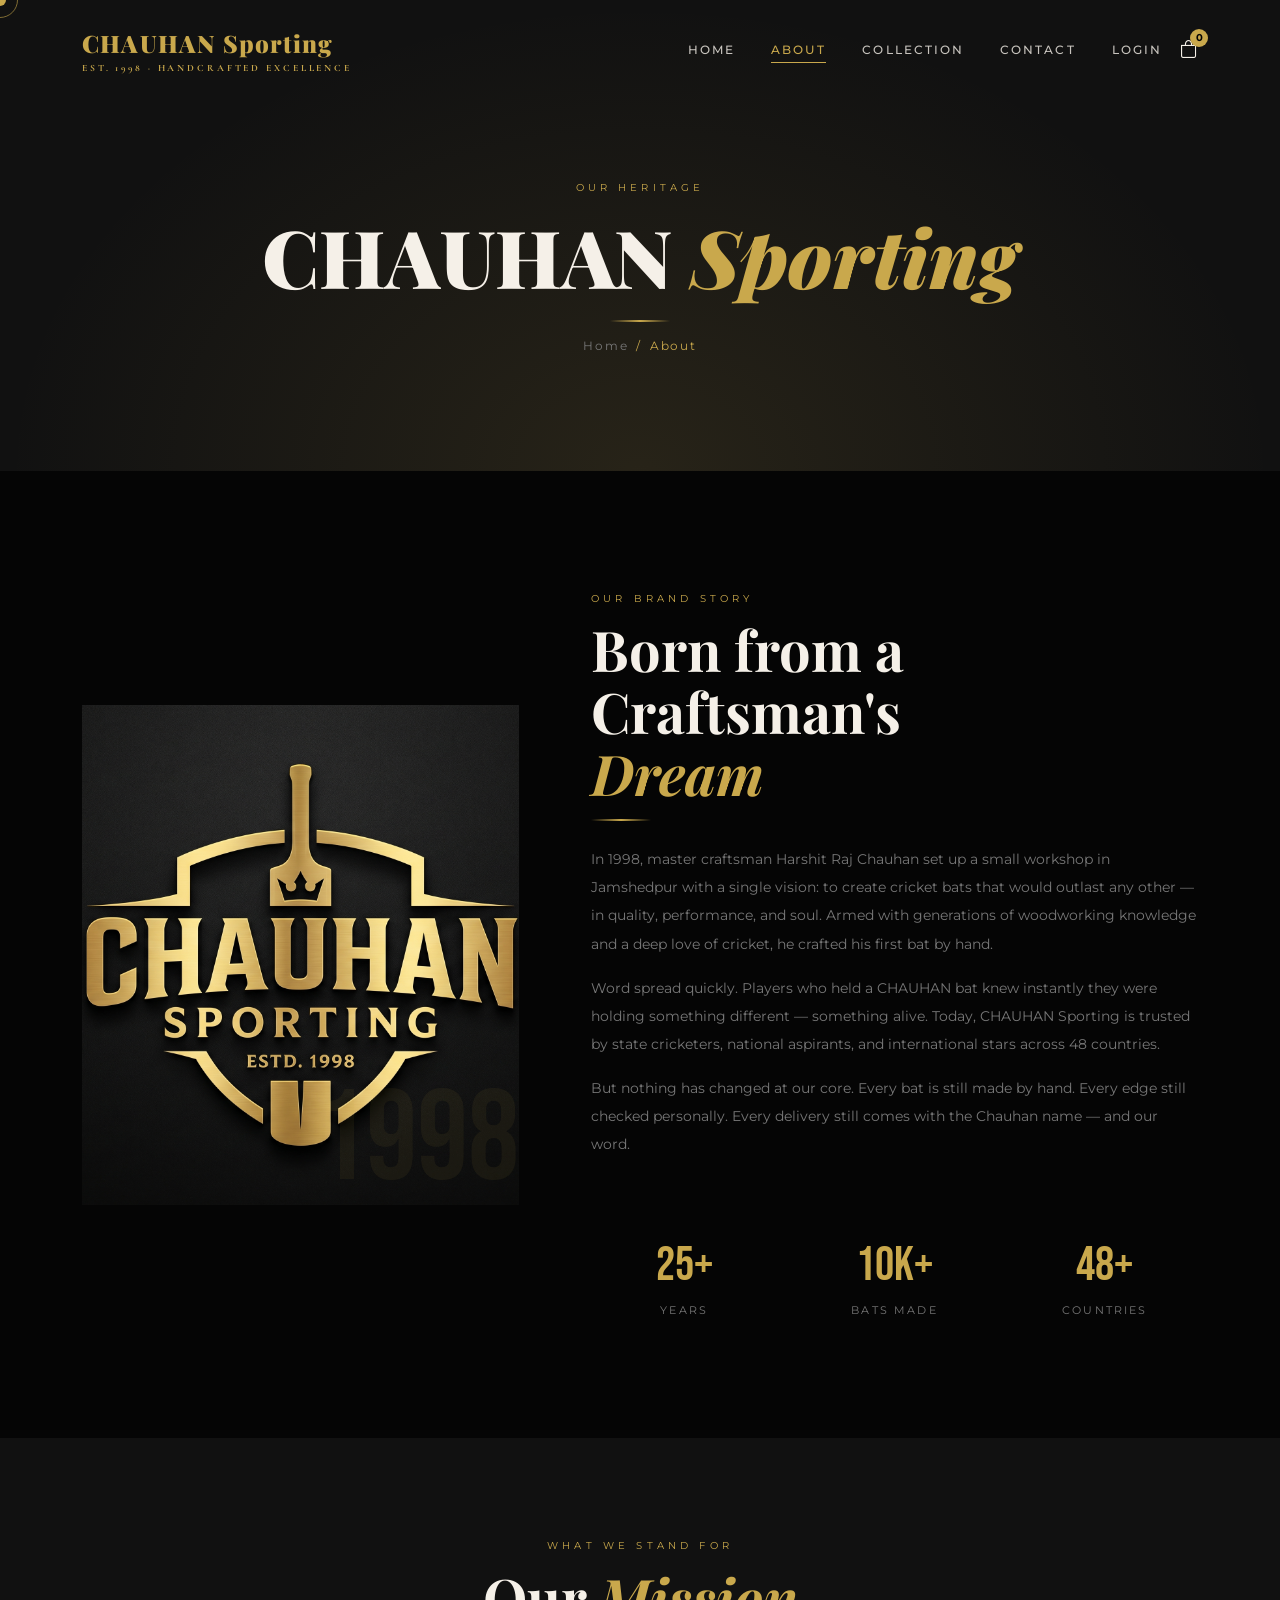
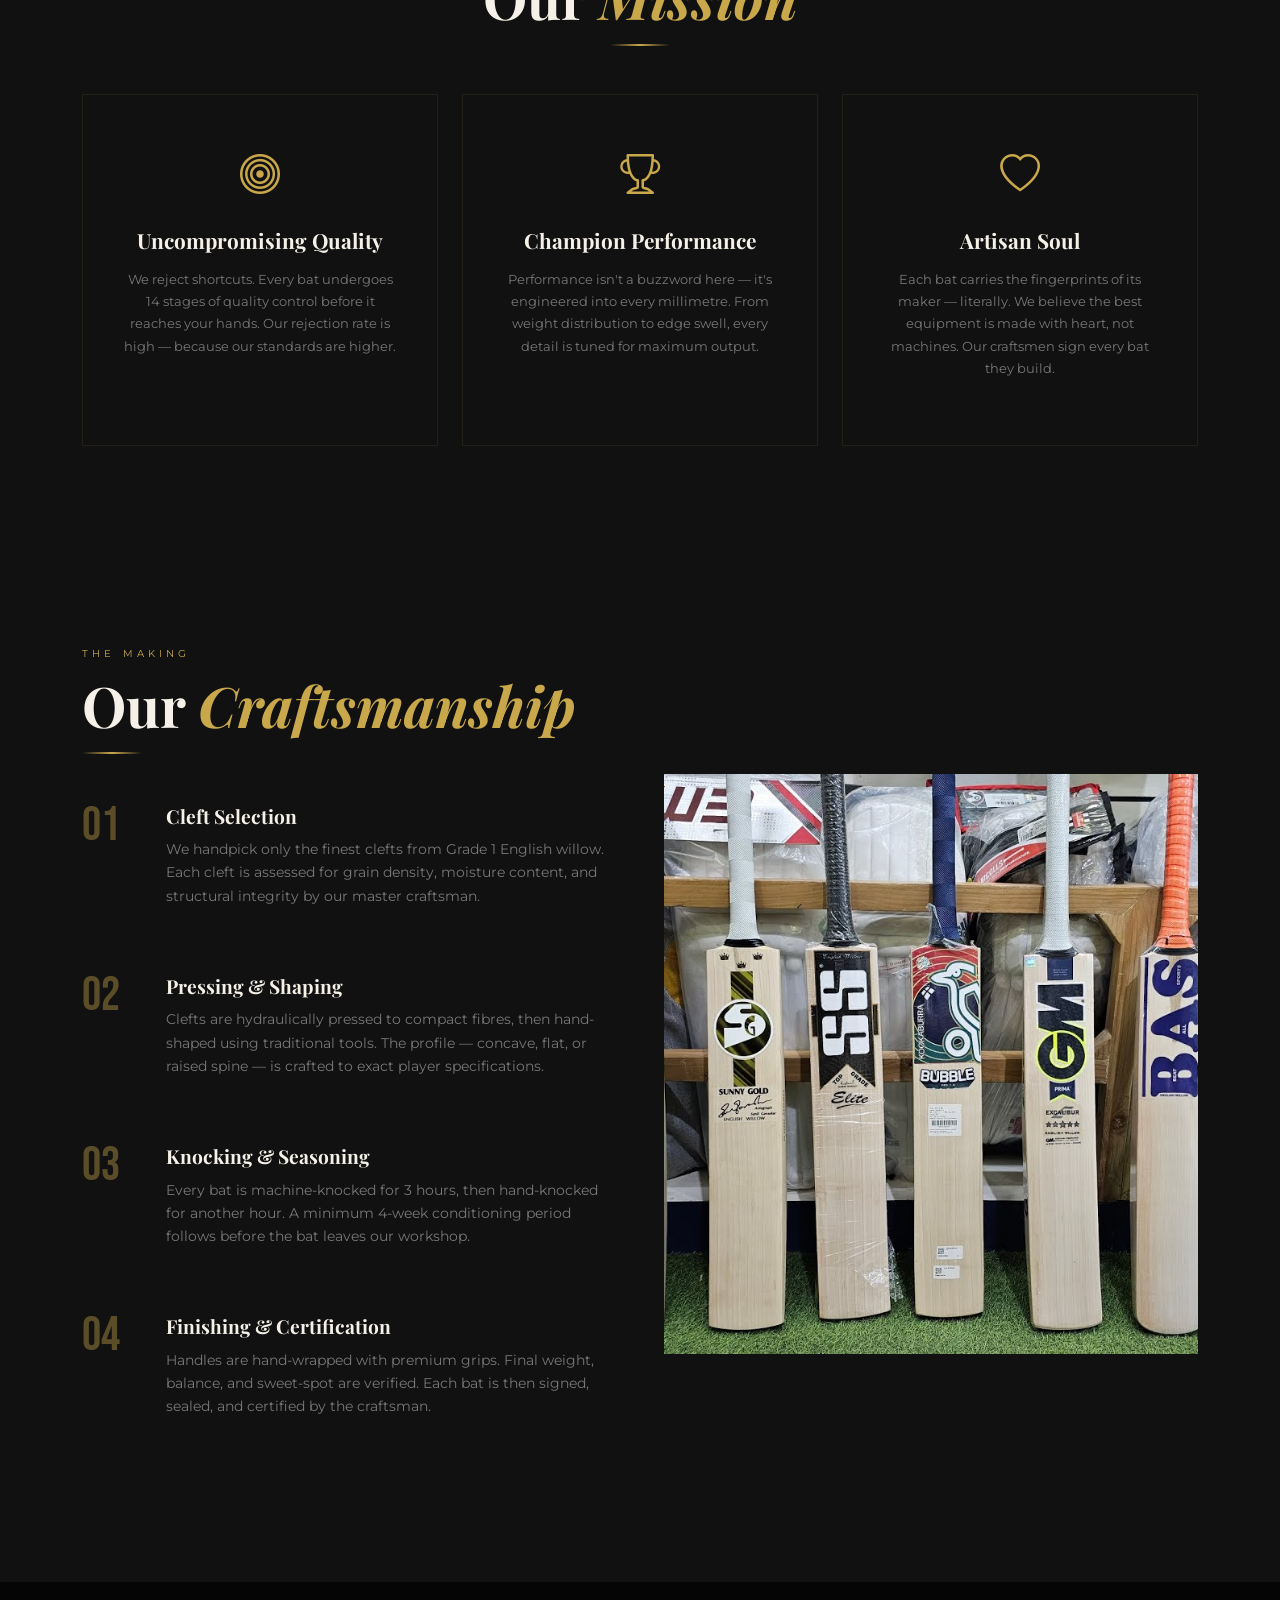
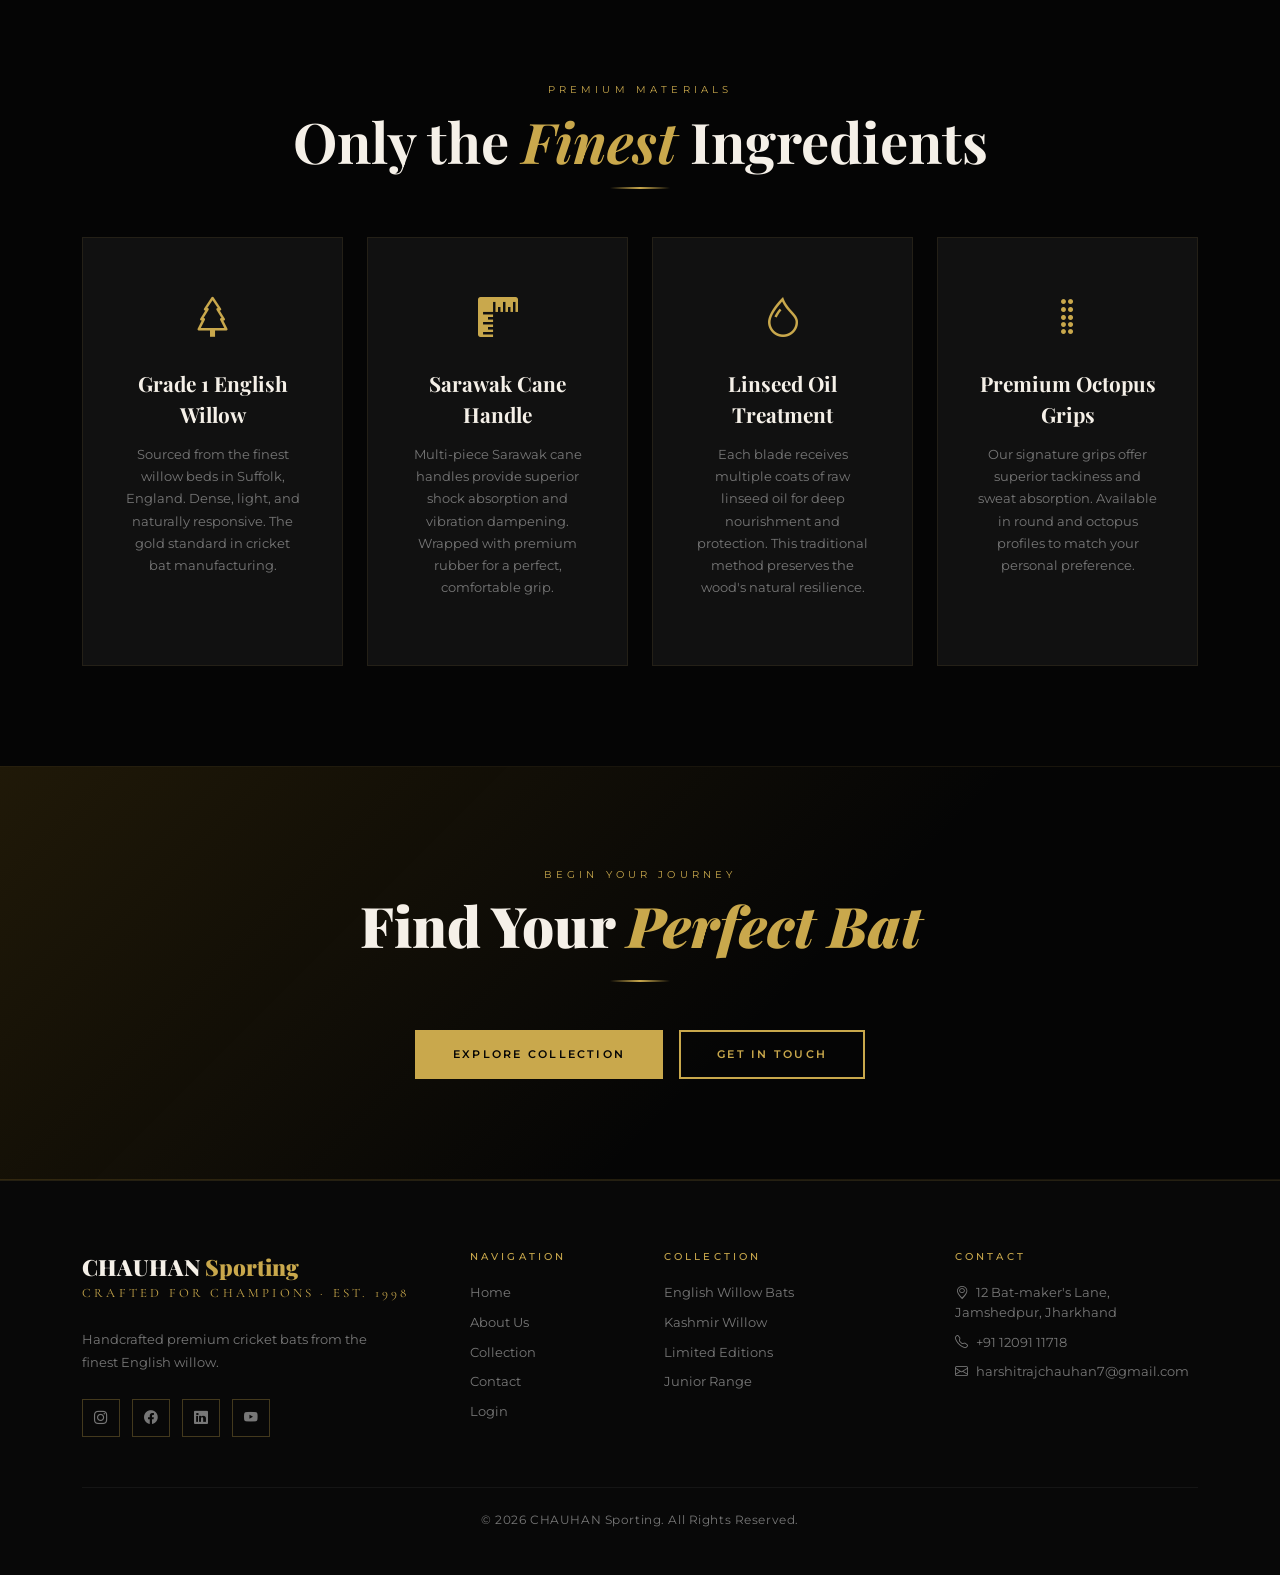
<file: about.html>
<!DOCTYPE html>
<html lang="en">
<head>
  <meta charset="UTF-8" />
  <meta name="viewport" content="width=device-width, initial-scale=1.0" />
  <title>About — CHAUHAN Sporting</title>
  <link rel="stylesheet" href="https://cdn.jsdelivr.net/npm/bootstrap@5.3.3/dist/css/bootstrap.min.css" />
  <link rel="stylesheet" href="https://cdn.jsdelivr.net/npm/bootstrap-icons@1.11.3/font/bootstrap-icons.min.css" />
  <link rel="stylesheet" href="style.css" />
</head>
<body>

<div id="loader"><div class="loader-brand">CHAUHAN<span style="color:var(--off-white);font-weight:300"> Sporting</span></div><div class="loader-bar"><div class="loader-fill"></div></div></div>
<div class="cursor"></div><div class="cursor-follower"></div>
<div class="scroll-progress"></div>

<!-- NAVBAR -->
<nav class="navbar navbar-expand-lg fixed-top">
  <div class="container">
    <a class="navbar-brand" href="index.html"><span>CHAUHAN Sporting</span><span class="brand-tagline">Est. 1998 · Handcrafted Excellence</span></a>
    <div class="d-flex align-items-center gap-3 order-lg-last">
      <span class="cart-icon"><i class="bi bi-bag"></i><span class="cart-count">0</span></span>
      <button class="navbar-toggler" type="button" data-bs-toggle="collapse" data-bs-target="#navMenu"><span class="navbar-toggler-icon"></span></button>
    </div>
    <div class="collapse navbar-collapse" id="navMenu">
      <ul class="navbar-nav ms-auto">
        <li class="nav-item"><a class="nav-link" href="index.html">Home</a></li>
        <li class="nav-item"><a class="nav-link active" href="about.html">About</a></li>
        <li class="nav-item"><a class="nav-link" href="collection.html">Collection</a></li>
        <li class="nav-item"><a class="nav-link" href="contact.html">Contact</a></li>
        <li class="nav-item"><a class="nav-link" href="login.html">Login</a></li>
      </ul>
    </div>
  </div>
</nav>

<!-- PAGE HEADER -->
<div class="page-header">
  <div class="container position-relative">
    <p class="section-label">Our Heritage</p>
    <h1>CHAUHAN <em>Sporting</em></h1>
    <div class="gold-divider"></div>
    <nav aria-label="breadcrumb" class="mt-3">
      <ol class="breadcrumb"><li class="breadcrumb-item"><a href="index.html">Home</a></li><li class="breadcrumb-item active">About</li></ol>
    </nav>
  </div>
</div>

<!-- BRAND STORY -->
<section class="about-intro">
  <div class="container">
    <div class="row align-items-center g-5">
      <div class="col-lg-5">
        <div class="about-img fade-in" style="position:relative;">
          <img src="g1.png"
               onerror="this.src='https://placehold.co/700x580/111111/c9a84c?text=Our+Story'"
               alt="Our Story" style="width:100%;height:500px;object-fit:cover;" />
          <div style="position:absolute;bottom:-20px;right:-20px;width:75%;height:75%;border:2px solid var(--gold);opacity:0.3;pointer-events:none;z-index:-1;"></div>
          <div class="about-year">1998</div>
        </div>
      </div>
      <div class="col-lg-7">
        <div class="fade-up ps-lg-4">
          <p class="section-label">Our Brand Story</p>
          <h2 class="section-title">Born from a Craftsman's<br><em>Dream</em></h2>
          <div class="gold-divider left"></div>
          <p class="mt-4" style="color:var(--muted);line-height:1.95;font-size:0.9rem;">
            In 1998, master craftsman Harshit Raj Chauhan set up a small workshop in Jamshedpur with a single vision: 
            to create cricket bats that would outlast any other — in quality, performance, and soul. 
            Armed with generations of woodworking knowledge and a deep love of cricket, he crafted his first bat by hand.
          </p>
          <p class="mt-3" style="color:var(--muted);line-height:1.95;font-size:0.9rem;">
            Word spread quickly. Players who held a CHAUHAN bat knew instantly they were holding something different — 
            something alive. Today, CHAUHAN Sporting is trusted by state cricketers, national aspirants, 
            and international stars across 48 countries.
          </p>
          <p class="mt-3" style="color:var(--muted);line-height:1.95;font-size:0.9rem;">
            But nothing has changed at our core. Every bat is still made by hand. Every edge still checked personally. 
            Every delivery still comes with the Chauhan name — and our word.
          </p>
          <div class="row mt-5 g-4">
            <div class="col-4 text-center">
              <div style="font-family:var(--ff-impact);font-size:3rem;color:var(--gold);">25+</div>
              <div style="font-size:0.68rem;letter-spacing:0.2em;text-transform:uppercase;color:var(--muted);">Years</div>
            </div>
            <div class="col-4 text-center">
              <div style="font-family:var(--ff-impact);font-size:3rem;color:var(--gold);">10K+</div>
              <div style="font-size:0.68rem;letter-spacing:0.2em;text-transform:uppercase;color:var(--muted);">Bats Made</div>
            </div>
            <div class="col-4 text-center">
              <div style="font-family:var(--ff-impact);font-size:3rem;color:var(--gold);">48+</div>
              <div style="font-size:0.68rem;letter-spacing:0.2em;text-transform:uppercase;color:var(--muted);">Countries</div>
            </div>
          </div>
        </div>
      </div>
    </div>
  </div>
</section>

<!-- MISSION -->
<section style="padding:100px 0;background:var(--charcoal);">
  <div class="container">
    <div class="text-center mb-5 fade-up">
      <p class="section-label">What We Stand For</p>
      <h2 class="section-title">Our <em>Mission</em></h2>
      <div class="gold-divider"></div>
    </div>
    <div class="row g-4">
      <div class="col-md-4 fade-up">
        <div class="material-card">
          <span class="material-icon"><i class="bi bi-bullseye"></i></span>
          <div class="material-title">Uncompromising Quality</div>
          <p class="material-desc">We reject shortcuts. Every bat undergoes 14 stages of quality control before it reaches your hands. Our rejection rate is high — because our standards are higher.</p>
        </div>
      </div>
      <div class="col-md-4 fade-up">
        <div class="material-card">
          <span class="material-icon"><i class="bi bi-trophy"></i></span>
          <div class="material-title">Champion Performance</div>
          <p class="material-desc">Performance isn't a buzzword here — it's engineered into every millimetre. From weight distribution to edge swell, every detail is tuned for maximum output.</p>
        </div>
      </div>
      <div class="col-md-4 fade-up">
        <div class="material-card">
          <span class="material-icon"><i class="bi bi-heart"></i></span>
          <div class="material-title">Artisan Soul</div>
          <p class="material-desc">Each bat carries the fingerprints of its maker — literally. We believe the best equipment is made with heart, not machines. Our craftsmen sign every bat they build.</p>
        </div>
      </div>
    </div>
  </div>
</section>

<!-- CRAFTSMANSHIP PROCESS -->
<section class="craft-process">
  <div class="container">
    <div class="row g-5 align-items-center">
      <div class="col-lg-6">
        <div class="fade-up">
          <p class="section-label">The Making</p>
          <h2 class="section-title">Our <em>Craftsmanship</em></h2>
          <div class="gold-divider left mb-5"></div>

          <div class="process-step fade-up">
            <div class="step-num">01</div>
            <div>
              <div class="step-title">Cleft Selection</div>
              <p class="step-desc">We handpick only the finest clefts from Grade 1 English willow. Each cleft is assessed for grain density, moisture content, and structural integrity by our master craftsman.</p>
            </div>
          </div>
          <div class="process-step fade-up">
            <div class="step-num">02</div>
            <div>
              <div class="step-title">Pressing & Shaping</div>
              <p class="step-desc">Clefts are hydraulically pressed to compact fibres, then hand-shaped using traditional tools. The profile — concave, flat, or raised spine — is crafted to exact player specifications.</p>
            </div>
          </div>
          <div class="process-step fade-up">
            <div class="step-num">03</div>
            <div>
              <div class="step-title">Knocking & Seasoning</div>
              <p class="step-desc">Every bat is machine-knocked for 3 hours, then hand-knocked for another hour. A minimum 4-week conditioning period follows before the bat leaves our workshop.</p>
            </div>
          </div>
          <div class="process-step fade-up">
            <div class="step-num">04</div>
            <div>
              <div class="step-title">Finishing & Certification</div>
              <p class="step-desc">Handles are hand-wrapped with premium grips. Final weight, balance, and sweet-spot are verified. Each bat is then signed, sealed, and certified by the craftsman.</p>
            </div>
          </div>
        </div>
      </div>
      <div class="col-lg-6 fade-in">
        <img src="sh.jpg"
             onerror="this.src=''"
             alt="Craftsmanship" style="width:100%;height:580px;object-fit:cover;" />
      </div>
    </div>
  </div>
</section>

<!-- MATERIALS -->
<section class="materials">
  <div class="container">
    <div class="text-center mb-5 fade-up">
      <p class="section-label">Premium Materials</p>
      <h2 class="section-title">Only the <em>Finest</em> Ingredients</h2>
      <div class="gold-divider"></div>
    </div>
    <div class="row g-4">
      <div class="col-md-6 col-lg-3 fade-up">
        <div class="material-card">
          <span class="material-icon"><i class="bi bi-tree"></i></span>
          <div class="material-title">Grade 1 English Willow</div>
          <p class="material-desc">Sourced from the finest willow beds in Suffolk, England. Dense, light, and naturally responsive. The gold standard in cricket bat manufacturing.</p>
        </div>
      </div>
      <div class="col-md-6 col-lg-3 fade-up">
        <div class="material-card">
          <span class="material-icon"><i class="bi bi-rulers"></i></span>
          <div class="material-title">Sarawak Cane Handle</div>
          <p class="material-desc">Multi-piece Sarawak cane handles provide superior shock absorption and vibration dampening. Wrapped with premium rubber for a perfect, comfortable grip.</p>
        </div>
      </div>
      <div class="col-md-6 col-lg-3 fade-up">
        <div class="material-card">
          <span class="material-icon"><i class="bi bi-droplet"></i></span>
          <div class="material-title">Linseed Oil Treatment</div>
          <p class="material-desc">Each blade receives multiple coats of raw linseed oil for deep nourishment and protection. This traditional method preserves the wood's natural resilience.</p>
        </div>
      </div>
      <div class="col-md-6 col-lg-3 fade-up">
        <div class="material-card">
          <span class="material-icon"><i class="bi bi-grip-vertical"></i></span>
          <div class="material-title">Premium Octopus Grips</div>
          <p class="material-desc">Our signature grips offer superior tackiness and sweat absorption. Available in round and octopus profiles to match your personal preference.</p>
        </div>
      </div>
    </div>
  </div>
</section>

<!-- CTA -->
<section class="cta-banner">
  <div class="container text-center fade-up">
    <p class="section-label">Begin Your Journey</p>
    <h2 class="section-title mb-4">Find Your <em>Perfect Bat</em></h2>
    <div class="gold-divider"></div>
    <div class="d-flex justify-content-center gap-3 mt-5 flex-wrap">
      <a href="collection.html" class="btn-gold ripple-btn"><span>Explore Collection</span></a>
      <a href="contact.html" class="btn-outline-gold ripple-btn"><span>Get in Touch</span></a>
    </div>
  </div>
</section>

<!-- FOOTER -->
<footer>
  <div class="container">
    <div class="row g-5">
      <div class="col-lg-4">
        <div class="footer-brand">CHAUHAN<span> Sporting</span></div>
        <div class="footer-tagline mb-4">Crafted for Champions · Est. 1998</div>
        <p style="font-size:0.82rem;color:var(--muted);line-height:1.8;max-width:300px;">Handcrafted premium cricket bats from the finest English willow.</p>
        <div class="mt-4">
          <a href="https://www.instagram.com/_.chauhan._111/" target="_blank" class="social-icon"><i class="bi bi-instagram"></i></a>
              <a href="https://www.facebook.com/" target="_blank" class="social-icon"><i class="bi bi-facebook"></i></a>
              <a href="https://www.linkedin.com/in/shivanand-singh-827114405/" target="_blank" class="social-icon"><i class="bi bi-linkedin"></i></a>
              <a href="https://www.youtube.com/@chennaiipl" target="_blank" class="social-icon"><i class="bi bi-youtube"></i></a>
          </div>
      </div>
      <div class="col-6 col-lg-2 footer-links">
        <h6>Navigation</h6>
        <a href="index.html">Home</a><a href="about.html">About Us</a><a href="collection.html">Collection</a><a href="contact.html">Contact</a><a href="login.html">Login</a>
      </div>
      <div class="col-6 col-lg-3 footer-links">
        <h6>Collection</h6>
        <a href="collection.html">English Willow Bats</a><a href="collection.html">Kashmir Willow</a><a href="collection.html">Limited Editions</a><a href="collection.html">Junior Range</a>
      </div>
      <div class="col-lg-3 footer-links">
        <h6>Contact</h6>
        <a href="#"><i class="bi bi-geo-alt me-2"></i>12 Bat-maker's Lane, Jamshedpur, Jharkhand</a>
        <a href="#"><i class="bi bi-telephone me-2"></i>+91 12091 11718</a>
        <a href="#"><i class="bi bi-envelope me-2"></i>harshitrajchauhan7@gmail.com</a>
      </div>
    </div>
    <div class="footer-bottom text-center"><p>© 2026 CHAUHAN Sporting. All Rights Reserved.</p></div>
  </div>
</footer>

<div class="cart-toast"><i class="bi bi-bag-check-fill"></i><span class="toast-msg">Item added to cart</span></div>
<script src="https://cdn.jsdelivr.net/npm/bootstrap@5.3.3/dist/js/bootstrap.bundle.min.js"></script>
<script src="main.js"></script>
</body>
</html>
</file>
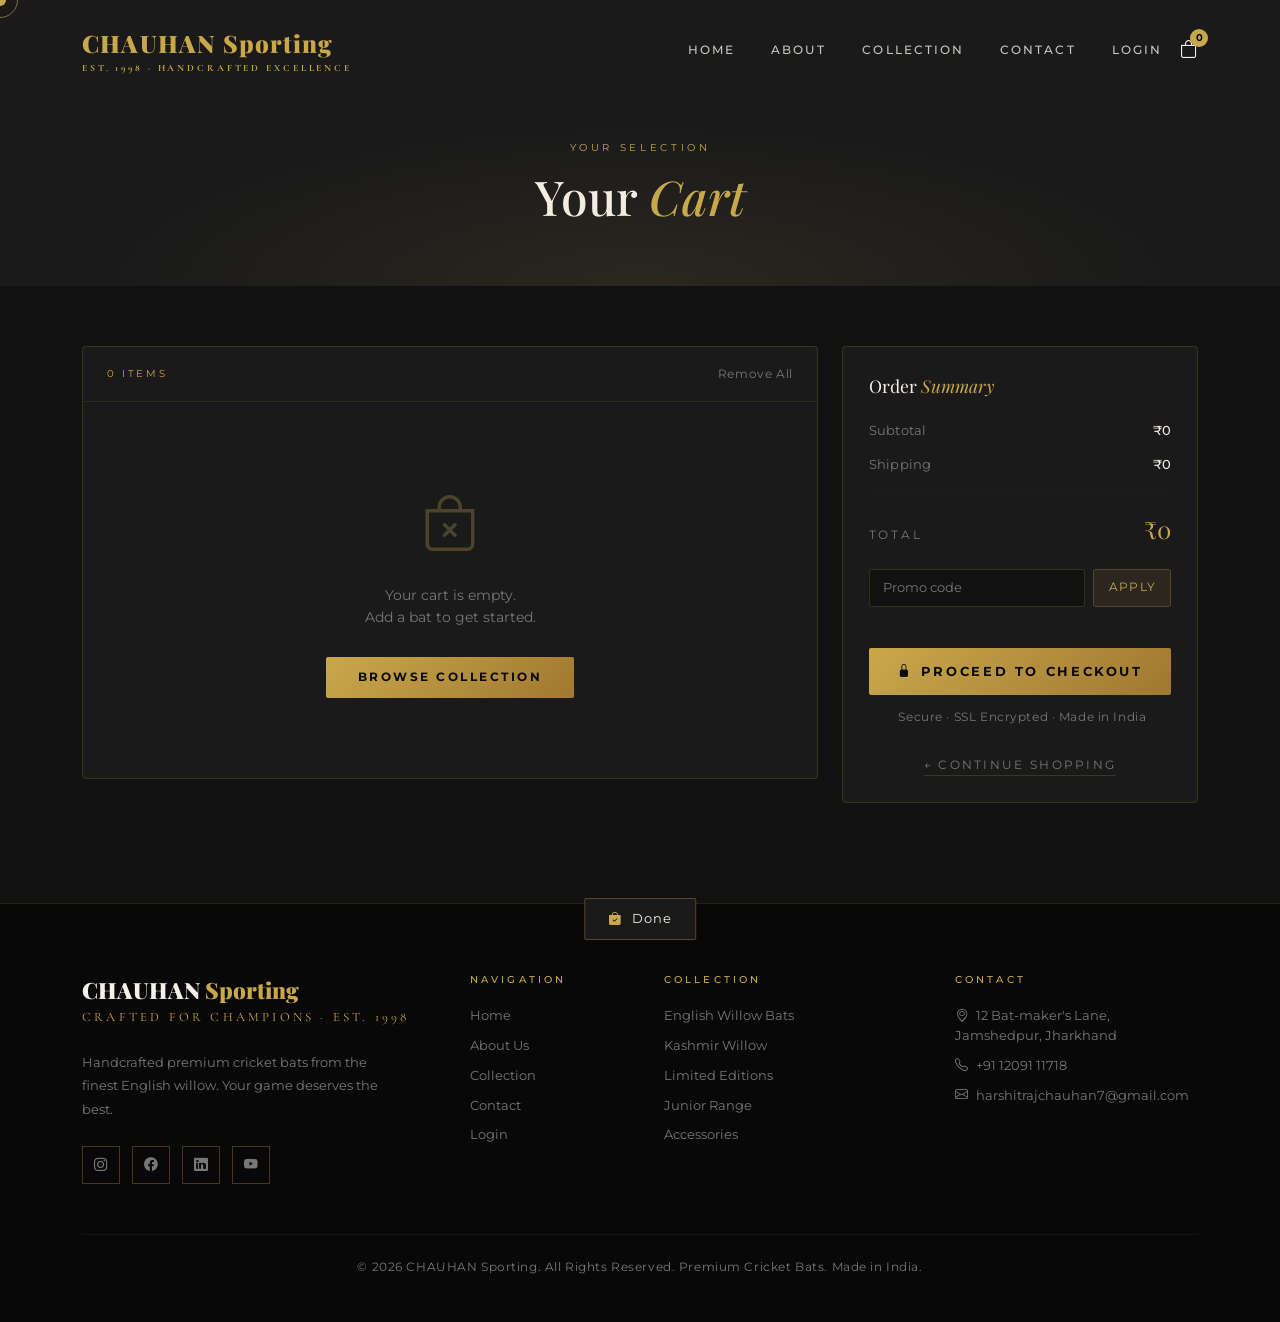
<file: cart.html>
<!DOCTYPE html>
<html lang="en">
<head>
  <meta charset="UTF-8" />
  <meta name="viewport" content="width=device-width, initial-scale=1.0" />
  <title>Your Cart — CHAUHAN Sporting</title>
  <link rel="preconnect" href="https://fonts.googleapis.com" />
  <link rel="preconnect" href="https://fonts.gstatic.com" crossorigin />
  <link rel="stylesheet" href="https://cdn.jsdelivr.net/npm/bootstrap@5.3.3/dist/css/bootstrap.min.css" />
  <link rel="stylesheet" href="https://cdn.jsdelivr.net/npm/bootstrap-icons@1.11.3/font/bootstrap-icons.min.css" />
  <link rel="stylesheet" href="style.css" />
  <style>
    /* ── PAGE HEADER ── */
    .cart-page-header {
      padding: 140px 0 60px;
      background: var(--dark, #0a0a0a);
      text-align: center;
      position: relative;
      overflow: hidden;
    }
    .cart-page-header::before {
      content: '';
      position: absolute;
      inset: 0;
      background: radial-gradient(ellipse 60% 80% at 50% 100%, rgba(196,158,78,.10) 0%, transparent 70%);
    }
    .cart-page-header .section-label {
      color: var(--gold, #c49e4e);
      font-size: .65rem;
      letter-spacing: .35em;
      text-transform: uppercase;
      margin-bottom: .8rem;
    }
    .cart-page-header h1 {
      font-family: var(--font-head, 'Playfair Display', serif);
      font-size: clamp(2rem, 5vw, 3rem);
      color: var(--off-white, #f5f0e8);
      margin: 0;
    }
    .cart-page-header h1 em { color: var(--gold, #c49e4e); font-style: italic; }

    /* ── LAYOUT ── */
    .cart-section {
      background: var(--charcoal, #111);
      padding: 60px 0 100px;
      min-height: 60vh;
    }

    /* ── CART TABLE BOX ── */
    .cart-box {
      background: var(--dark, #0a0a0a);
      border: 1px solid rgba(196,158,78,.18);
      border-radius: 4px;
    }
    .cart-box-header {
      display: flex;
      justify-content: space-between;
      align-items: center;
      padding: 1.1rem 1.5rem;
      border-bottom: 1px solid rgba(196,158,78,.12);
    }
    .cart-box-header span {
      font-size: .65rem;
      letter-spacing: .25em;
      text-transform: uppercase;
      color: var(--gold, #c49e4e);
    }
    .btn-clear-cart {
      background: none;
      border: none;
      color: var(--muted, #777);
      font-size: .78rem;
      cursor: pointer;
      font-family: inherit;
      transition: color .2s;
      letter-spacing: .05em;
    }
    .btn-clear-cart:hover { color: #e05c3a; }

    /* ── CART ITEM ROW ── */
    .cart-item-row {
      display: flex;
      align-items: center;
      gap: 1.2rem;
      padding: 1.3rem 1.5rem;
      border-bottom: 1px solid rgba(196,158,78,.08);
      transition: background .2s;
      animation: rowIn .3s ease;
    }
    .cart-item-row:last-child { border-bottom: none; }
    .cart-item-row:hover { background: rgba(196,158,78,.04); }

    @keyframes rowIn {
      from { opacity: 0; transform: translateX(-10px); }
      to   { opacity: 1; transform: translateX(0); }
    }

    .cart-item-thumb {
      width: 72px;
      height: 72px;
      object-fit: cover;
      border-radius: 3px;
      border: 1px solid rgba(196,158,78,.15);
      flex-shrink: 0;
      background: var(--charcoal, #111);
    }
    .cart-item-thumb-placeholder {
      width: 72px;
      height: 72px;
      border-radius: 3px;
      border: 1px solid rgba(196,158,78,.15);
      flex-shrink: 0;
      background: var(--charcoal, #111);
      display: flex;
      align-items: center;
      justify-content: center;
      color: var(--gold, #c49e4e);
      font-size: 1.6rem;
    }

    .cart-item-info { flex: 1; min-width: 0; }
    .cart-item-name {
      font-family: var(--font-head, 'Playfair Display', serif);
      font-size: .95rem;
      color: var(--off-white, #f5f0e8);
      margin-bottom: .15rem;
      white-space: nowrap;
      overflow: hidden;
      text-overflow: ellipsis;
    }
    .cart-item-grade {
      font-size: .68rem;
      letter-spacing: .22em;
      text-transform: uppercase;
      color: var(--gold, #c49e4e);
      margin-bottom: .3rem;
    }
    .cart-item-unit-price {
      font-size: .8rem;
      color: var(--muted, #777);
    }

    /* qty control */
    .qty-wrap {
      display: flex;
      align-items: center;
      border: 1px solid rgba(196,158,78,.25);
      border-radius: 3px;
      overflow: hidden;
    }
    .qty-btn {
      background: rgba(196,158,78,.08);
      border: none;
      color: var(--gold, #c49e4e);
      width: 28px;
      height: 28px;
      font-size: 1rem;
      line-height: 1;
      cursor: pointer;
      transition: background .15s;
      font-family: inherit;
      display: flex;
      align-items: center;
      justify-content: center;
    }
    .qty-btn:hover { background: rgba(196,158,78,.2); }
    .qty-num {
      width: 32px;
      text-align: center;
      font-size: .88rem;
      color: var(--off-white, #f5f0e8);
      background: transparent;
      border: none;
      outline: none;
      font-family: inherit;
    }

    .cart-item-total {
      font-family: var(--font-head, 'Playfair Display', serif);
      font-size: 1rem;
      color: var(--gold, #c49e4e);
      min-width: 80px;
      text-align: right;
    }

    .btn-remove-item {
      background: none;
      border: none;
      color: var(--muted, #777);
      font-size: .85rem;
      cursor: pointer;
      padding: 4px 6px;
      transition: color .2s;
      line-height: 1;
    }
    .btn-remove-item:hover { color: #e05c3a; }

    /* ── EMPTY STATE ── */
    .cart-empty {
      padding: 5rem 2rem;
      text-align: center;
      display: none;
    }
    .cart-empty i { font-size: 3.5rem; color: rgba(196,158,78,.3); margin-bottom: 1.2rem; display: block; }
    .cart-empty p { color: var(--muted, #777); font-size: .9rem; margin-bottom: 1.8rem; }

    /* ── SUMMARY BOX ── */
    .summary-box {
      background: var(--dark, #0a0a0a);
      border: 1px solid rgba(196,158,78,.18);
      border-radius: 4px;
      padding: 1.6rem;
      position: sticky;
      top: 86px;
    }
    .summary-heading {
      font-family: var(--font-head, 'Playfair Display', serif);
      font-size: 1.1rem;
      color: var(--off-white, #f5f0e8);
      margin-bottom: 1.4rem;
    }
    .summary-heading em { color: var(--gold, #c49e4e); font-style: italic; }

    .summary-row {
      display: flex;
      justify-content: space-between;
      font-size: .82rem;
      color: var(--muted, #777);
      margin-bottom: .85rem;
      letter-spacing: .02em;
    }
    .summary-row .val { color: var(--off-white, #f5f0e8); font-weight: 500; }
    .summary-row .val.free { color: var(--gold, #c49e4e); }
    .summary-row .val.discount { color: #4ecb71; }

    .summary-divider {
      border: none;
      border-top: 1px solid rgba(196,158,78,.12);
      margin: 1.1rem 0;
    }
    .summary-total {
      display: flex;
      justify-content: space-between;
      align-items: baseline;
      margin-bottom: 1.4rem;
    }
    .summary-total .lbl {
      font-size: .72rem;
      letter-spacing: .25em;
      text-transform: uppercase;
      color: var(--muted, #777);
    }
    .summary-total .amt {
      font-family: var(--font-head, 'Playfair Display', serif);
      font-size: 1.5rem;
      color: var(--gold, #c49e4e);
    }

    /* promo */
    .promo-wrap {
      display: flex;
      gap: .5rem;
      margin-bottom: .5rem;
    }
    .promo-input {
      flex: 1;
      background: var(--charcoal, #111);
      border: 1px solid rgba(196,158,78,.2);
      border-radius: 3px;
      padding: .5rem .85rem;
      font-size: .82rem;
      color: var(--off-white, #f5f0e8);
      font-family: inherit;
      outline: none;
      transition: border-color .2s;
      letter-spacing: .06em;
      text-transform: uppercase;
    }
    .promo-input::placeholder { text-transform: none; color: var(--muted, #777); letter-spacing: 0; }
    .promo-input:focus { border-color: var(--gold, #c49e4e); }
    .btn-promo {
      background: rgba(196,158,78,.1);
      border: 1px solid rgba(196,158,78,.25);
      border-radius: 3px;
      color: var(--gold, #c49e4e);
      font-size: .78rem;
      font-family: inherit;
      padding: .5rem .9rem;
      cursor: pointer;
      letter-spacing: .1em;
      text-transform: uppercase;
      transition: background .2s;
    }
    .btn-promo:hover { background: rgba(196,158,78,.2); }

    .promo-msg {
      font-size: .76rem;
      margin-bottom: 1rem;
      min-height: 1.1rem;
      letter-spacing: .04em;
    }
    .promo-msg.ok  { color: #4ecb71; }
    .promo-msg.err { color: #e05c3a; }

    .btn-checkout {
      display: block;
      width: 100%;
      text-align: center;
      padding: .85rem 1rem;
      background: linear-gradient(135deg, var(--gold, #c49e4e) 0%, #a07830 100%);
      color: #0a0a0a;
      font-weight: 700;
      font-size: .82rem;
      letter-spacing: .2em;
      text-transform: uppercase;
      border: none;
      border-radius: 2px;
      cursor: pointer;
      font-family: inherit;
      transition: opacity .2s, transform .15s;
    }
    .btn-checkout:hover { opacity: .9; transform: translateY(-1px); }
    .btn-checkout:active { transform: translateY(0); }

    .secure-note {
      text-align: center;
      color: var(--muted, #777);
      font-size: .72rem;
      margin-top: .9rem;
      letter-spacing: .05em;
    }
    .secure-note i { color: var(--gold, #c49e4e); margin-right: .3rem; }

    .btn-continue {
      display: inline-block;
      font-size: .72rem;
      letter-spacing: .2em;
      text-transform: uppercase;
      color: var(--muted, #777);
      text-decoration: none;
      border-bottom: 1px solid rgba(196,158,78,.2);
      padding-bottom: 1px;
      transition: color .2s, border-color .2s;
      margin-top: .9rem;
    }
    .btn-continue:hover { color: var(--gold, #c49e4e); border-color: var(--gold, #c49e4e); }

    /* ── TOAST ── */
    .cart-toast-local {
      position: fixed;
      bottom: 2.5rem;
      left: 50%;
      transform: translateX(-50%) translateY(80px);
      background: var(--dark, #0a0a0a);
      border: 1px solid rgba(196,158,78,.35);
      color: var(--off-white, #f5f0e8);
      padding: .65rem 1.4rem;
      border-radius: 2px;
      font-size: .82rem;
      letter-spacing: .08em;
      transition: transform .35s cubic-bezier(.22,1,.36,1);
      z-index: 9999;
      pointer-events: none;
      white-space: nowrap;
    }
    .cart-toast-local i { color: var(--gold, #c49e4e); margin-right: .4rem; }
    .cart-toast-local.show { transform: translateX(-50%) translateY(0); }

    @media (max-width: 767px) {
      .summary-box { position: static; margin-top: 1.5rem; }
      .cart-item-row { 
        flex-wrap: wrap; 
        padding: 1rem; 
        gap: 1rem; 
      }
      .cart-item-thumb, .cart-item-thumb-placeholder {
        width: 60px; height: 60px;
      }
      .cart-item-info {
        flex: 1 1 calc(100% - 80px); /* Image width + gap */
      }
      .cart-item-name {
        white-space: normal; /* Prevents text from being cut off */
        font-size: 0.95rem;
      }
      .qty-wrap {
        margin-left: calc(60px + 1rem); /* Align with text */
      }
      .cart-item-total { 
        min-width: auto; 
        font-size: 0.95rem; 
        margin-left: auto;
      }
    }

    /* Fallback for btn-gold if style.css is unavailable */
    .btn-gold {
      display: inline-flex;
      align-items: center;
      justify-content: center;
      padding: .7rem 2rem;
      background: linear-gradient(135deg, var(--gold,#c49e4e) 0%, #a07830 100%);
      color: #0a0a0a;
      font-weight: 700;
      font-size: .78rem;
      letter-spacing: .2em;
      text-transform: uppercase;
      text-decoration: none;
      border: none;
      border-radius: 2px;
      cursor: pointer;
      font-family: inherit;
      transition: opacity .2s, transform .15s;
    }
    .btn-gold:hover { opacity: .85; transform: translateY(-2px); color: #0a0a0a; }
  </style>
</head>
<body>

<div class="cursor"></div>
<div class="cursor-follower"></div>
<div class="scroll-progress"></div>

<!-- ══════════ NAVBAR ══════════ -->
<nav class="navbar navbar-expand-lg fixed-top">
  <div class="container">
    <a class="navbar-brand" href="index.html">
      <span>CHAUHAN Sporting</span>
      <span class="brand-tagline">Est. 1998 · Handcrafted Excellence</span>
    </a>
    <div class="d-flex align-items-center gap-3 order-lg-last">
      <span class="cart-icon" id="cart-icon-page" style="cursor:default;" onclick="event.stopImmediatePropagation(); return false;">
        <i class="bi bi-bag"></i>
        <span class="cart-count" id="nav-cart-count">0</span>
      </span>
      <button class="navbar-toggler" type="button" data-bs-toggle="collapse" data-bs-target="#navMenu">
        <span class="navbar-toggler-icon"></span>
      </button>
    </div>
    <div class="collapse navbar-collapse" id="navMenu">
      <ul class="navbar-nav ms-auto align-items-lg-center">
        <li class="nav-item"><a class="nav-link" href="index.html">Home</a></li>
        <li class="nav-item"><a class="nav-link" href="about.html">About</a></li>
        <li class="nav-item"><a class="nav-link" href="collection.html">Collection</a></li>
        <li class="nav-item"><a class="nav-link" href="contact.html">Contact</a></li>
        <li class="nav-item"><a class="nav-link" href="login.html">Login</a></li>
      </ul>
    </div>
  </div>
</nav>

<!-- ══════════ PAGE HEADER ══════════ -->
<div class="cart-page-header">
  <p class="section-label">Your Selection</p>
  <h1>Your <em>Cart</em></h1>
</div>

<!-- ══════════ CART SECTION ══════════ -->
<section class="cart-section">
  <div class="container">
    <div class="row g-4">

      <!-- Items -->
      <div class="col-lg-8">
        <div class="cart-box">
          <div class="cart-box-header">
            <span id="item-count-label">— items</span>
            <button class="btn-clear-cart" onclick="clearCart()">Remove All</button>
          </div>
          <div id="cart-list"></div>
          <div class="cart-empty" id="cart-empty">
            <i class="bi bi-bag-x"></i>
            <p>Your cart is empty.<br>Add a bat to get started.</p>
            <a href="collection.html" class="btn-gold ripple-btn"><span>Browse Collection</span></a>
          </div>
        </div>
      </div>

      <!-- Summary -->
      <div class="col-lg-4">
        <div class="summary-box">
          <p class="summary-heading">Order <em>Summary</em></p>

          <div class="summary-row">
            <span>Subtotal</span>
            <span class="val" id="sum-subtotal">₹0</span>
          </div>
          <div class="summary-row">
            <span>Shipping</span>
            <span class="val" id="sum-shipping">₹0</span>
          </div>
          <div class="summary-row" id="sum-discount-row" style="display:none">
            <span>Promo Discount</span>
            <span class="val discount" id="sum-discount">—</span>
          </div>

          <hr class="summary-divider">

          <div class="summary-total">
            <span class="lbl">Total</span>
            <span class="amt" id="sum-total">₹0</span>
          </div>

          <div class="promo-wrap">
            <input type="text" class="promo-input" id="promo-input" placeholder="Promo code"
              onkeydown="if(event.key==='Enter') applyPromo()" />
            <button class="btn-promo" onclick="applyPromo()">Apply</button>
          </div>
          <p class="promo-msg" id="promo-msg"></p>

          <button class="btn-checkout" onclick="goCheckout()">
            <i class="bi bi-lock-fill me-2"></i>Proceed to Checkout
          </button>

          <p class="secure-note">
            <i class="bi bi-shield-check-fill"></i>Secure · SSL Encrypted · Made in India
          </p>

          <div class="text-center">
            <a href="collection.html" class="btn-continue">← Continue Shopping</a>
          </div>
        </div>
      </div>

    </div>
  </div>
</section>

<!-- ══════════ FOOTER ══════════ -->
<footer>
  <div class="container">
    <div class="row g-5">
      <div class="col-lg-4">
        <div class="footer-brand">CHAUHAN<span> Sporting</span></div>
        <div class="footer-tagline mb-4">Crafted for Champions · Est. 1998</div>
        <p style="font-size:.82rem;color:var(--muted);line-height:1.8;max-width:300px;">
          Handcrafted premium cricket bats from the finest English willow. Your game deserves the best.
        </p>
        <div class="mt-4">
         <a href="https://www.instagram.com/_.chauhan._111/" target="_blank" class="social-icon"><i class="bi bi-instagram"></i></a>
              <a href="https://www.facebook.com/" target="_blank" class="social-icon"><i class="bi bi-facebook"></i></a>
              <a href="https://www.linkedin.com/in/shivanand-singh-827114405/" target="_blank" class="social-icon"><i class="bi bi-linkedin"></i></a>
              <a href="https://www.youtube.com/@chennaiipl" target="_blank" class="social-icon"><i class="bi bi-youtube"></i></a>
          </div>
      </div>
      <div class="col-6 col-lg-2 footer-links">
        <h6>Navigation</h6>
        <a href="index.html">Home</a>
        <a href="about.html">About Us</a>
        <a href="collection.html">Collection</a>
        <a href="contact.html">Contact</a>
        <a href="login.html">Login</a>
      </div>
      <div class="col-6 col-lg-3 footer-links">
        <h6>Collection</h6>
        <a href="collection.html">English Willow Bats</a>
        <a href="collection.html">Kashmir Willow</a>
        <a href="collection.html">Limited Editions</a>
        <a href="collection.html">Junior Range</a>
        <a href="collection.html">Accessories</a>
      </div>
      <div class="col-lg-3 footer-links">
        <h6>Contact</h6>
        <a href="#"><i class="bi bi-geo-alt me-2"></i>12 Bat-maker's Lane, Jamshedpur, Jharkhand</a>
        <a href="#"><i class="bi bi-telephone me-2"></i>+91 12091 11718</a>
        <a href="#"><i class="bi bi-envelope me-2"></i>harshitrajchauhan7@gmail.com</a>
      </div>
    </div>
    <div class="footer-bottom text-center">
      <p>© 2026 CHAUHAN Sporting. All Rights Reserved. Premium Cricket Bats. Made in India.</p>
    </div>
  </div>
</footer>

<!-- Toast -->
<div class="cart-toast-local" id="local-toast">
  <i class="bi bi-bag-check-fill"></i>
  <span id="local-toast-msg">Done</span>
</div>

<script src="https://cdn.jsdelivr.net/npm/bootstrap@5.3.3/dist/js/bootstrap.bundle.min.js"></script>
<script src="main.js"></script>

<script>
/* ═══════════════════════════════════════════
   CHAUHAN SPORTING — CART ENGINE
   localStorage key: 'chauhanCart'
   addToCart() in main.js must use this key.
═══════════════════════════════════════════ */
// Use var to avoid redeclaration conflict with main.js
var CART_KEY  = 'chauhanCart';
var FREE_SHIP = 30000;
var SHIP_FEE  = 499;
var PROMOS    = { 'CHAMPION10': 10, 'FIRST15': 15, 'WILLOW20': 20 };

let discountPct = 0;

function getCart() { return JSON.parse(localStorage.getItem(CART_KEY) || '[]'); }
function saveCart(c) { localStorage.setItem(CART_KEY, JSON.stringify(c)); render(); }

function changeQty(id, d) {
  const cart = getCart();
  const item = cart.find(i => i.id === id);
  if (item) { item.qty = Math.max(1, item.qty + d); saveCart(cart); }
}

function removeItem(id) { saveCart(getCart().filter(i => i.id !== id)); showToast('Item removed'); }

function clearCart() {
  if (!getCart().length) return;
  if (confirm('Remove all items from your cart?')) { saveCart([]); showToast('Cart cleared'); }
}

function applyPromo() {
  const code = document.getElementById('promo-input').value.trim().toUpperCase();
  const msg  = document.getElementById('promo-msg');
  if (PROMOS[code]) {
    discountPct = PROMOS[code];
    msg.className = 'promo-msg ok';
    msg.textContent = `✓ ${discountPct}% discount applied!`;
  } else {
    discountPct = 0;
    msg.className = 'promo-msg err';
    msg.textContent = '✕ Invalid promo code.';
  }
  render();
}

function goCheckout() {
  if (!getCart().length) { showToast('Your cart is empty!'); return; }
  showToast('Redirecting to checkout…');
  // 👉 Replace the line below with your checkout page redirect:
  // window.location.href = 'checkout.html';
  setTimeout(() => {
    alert('Checkout page coming soon!\n\nReplace goCheckout() in cart.html with your checkout URL.');
  }, 600);
}

function render() {
  const cart    = getCart();
  const listEl  = document.getElementById('cart-list');
  const emptyEl = document.getElementById('cart-empty');
  const countEl = document.getElementById('item-count-label');
  const navEl   = document.getElementById('nav-cart-count');

  const totalQty = cart.reduce((s, i) => s + i.qty, 0);
  if (navEl) navEl.textContent = totalQty;

  listEl.innerHTML = '';

  if (!cart.length) {
    emptyEl.style.display = 'block';
    countEl.textContent = '0 items';
    updateSummary(0);
    return;
  }

  emptyEl.style.display = 'none';
  countEl.textContent = `${totalQty} item${totalQty !== 1 ? 's' : ''}`;

  cart.forEach(item => {
    const row = document.createElement('div');
    row.className = 'cart-item-row';
    const thumb = item.img
      ? `<img class="cart-item-thumb" src="${item.img}" alt="${item.name}"
             onerror="this.outerHTML='<div class=cart-item-thumb-placeholder><i class=\\'bi bi-trophy\\'></i></div>'">`
      : `<div class="cart-item-thumb-placeholder"><i class="bi bi-trophy"></i></div>`;

    row.innerHTML = `
      ${thumb}
      <div class="cart-item-info">
        <div class="cart-item-name">${item.name}</div>
        <div class="cart-item-grade">${item.grade || 'Grade 1 English Willow'}</div>
        <div class="cart-item-unit-price">₹${Number(item.price).toLocaleString('en-IN')} each</div>
      </div>
      <div class="qty-wrap">
        <button class="qty-btn" onclick="changeQty('${item.id}',-1)">−</button>
        <span class="qty-num">${item.qty}</span>
        <button class="qty-btn" onclick="changeQty('${item.id}',1)">+</button>
      </div>
      <div class="cart-item-total">₹${(item.price * item.qty).toLocaleString('en-IN')}</div>
      <button class="btn-remove-item" onclick="removeItem('${item.id}')" title="Remove">
        <i class="bi bi-x-lg"></i>
      </button>`;
    listEl.appendChild(row);
  });

  updateSummary(cart.reduce((s, i) => s + i.price * i.qty, 0));
}

function updateSummary(subtotal) {
  const shipping = subtotal > 0 && subtotal < FREE_SHIP ? SHIP_FEE : 0;
  const discount = Math.round(subtotal * discountPct / 100);
  const total    = subtotal + shipping - discount;
  const shipEl   = document.getElementById('sum-shipping');
  const discRow  = document.getElementById('sum-discount-row');

  document.getElementById('sum-subtotal').textContent = `₹${subtotal.toLocaleString('en-IN')}`;
  document.getElementById('sum-total').textContent    = `₹${total.toLocaleString('en-IN')}`;

  if (shipping === 0 && subtotal > 0) {
    shipEl.textContent = 'Free 🏏';
    shipEl.className   = 'val free';
  } else {
    shipEl.textContent = subtotal === 0 ? '₹0' : `₹${shipping.toLocaleString('en-IN')}`;
    shipEl.className   = 'val';
  }

  if (discountPct && discount > 0) {
    discRow.style.display = 'flex';
    document.getElementById('sum-discount').textContent = `−₹${discount.toLocaleString('en-IN')} (${discountPct}%)`;
  } else {
    discRow.style.display = 'none';
  }
}

let toastTimer;
function showToast(msg) {
  const t = document.getElementById('local-toast');
  document.getElementById('local-toast-msg').textContent = msg;
  t.classList.add('show');
  clearTimeout(toastTimer);
  toastTimer = setTimeout(() => t.classList.remove('show'), 2800);
}

// Run render after DOM is ready
if (document.readyState === 'loading') {
  document.addEventListener('DOMContentLoaded', render);
} else {
  render();
}
</script>
</body>
</html>
</file>
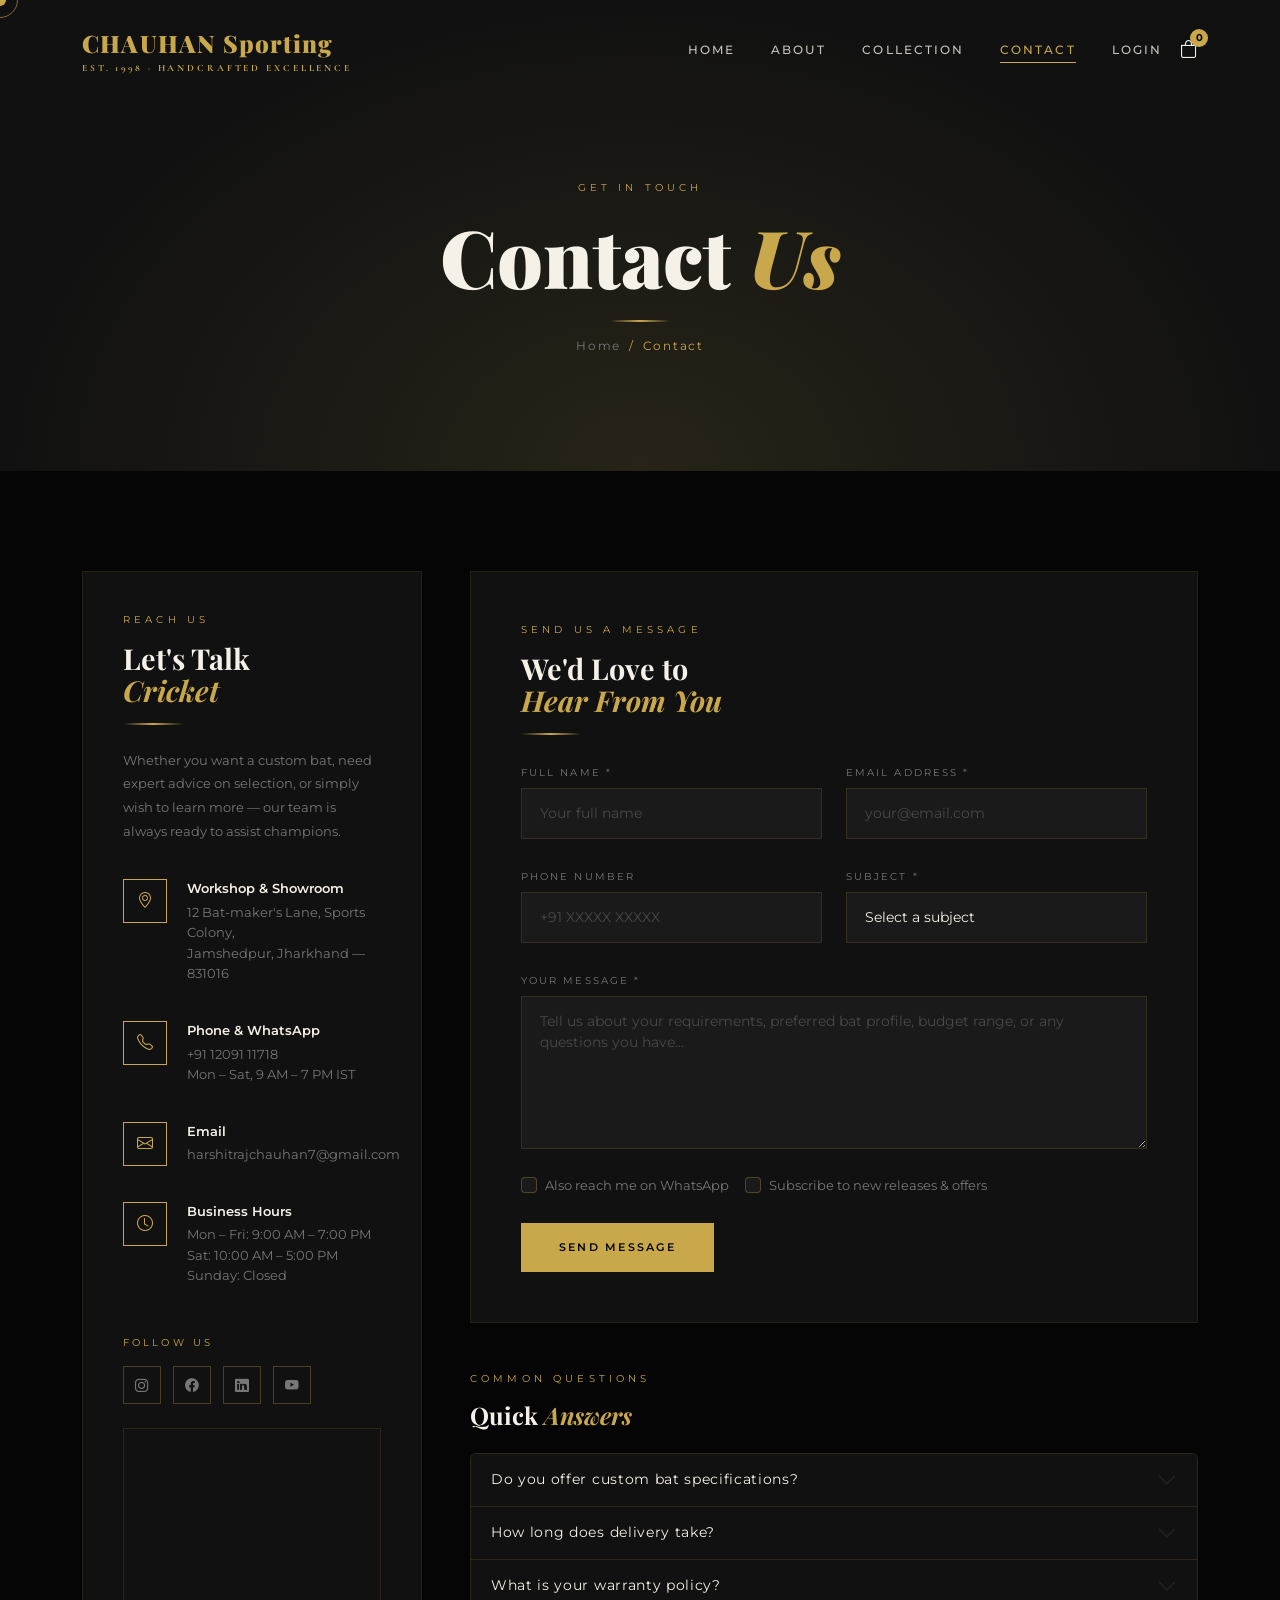
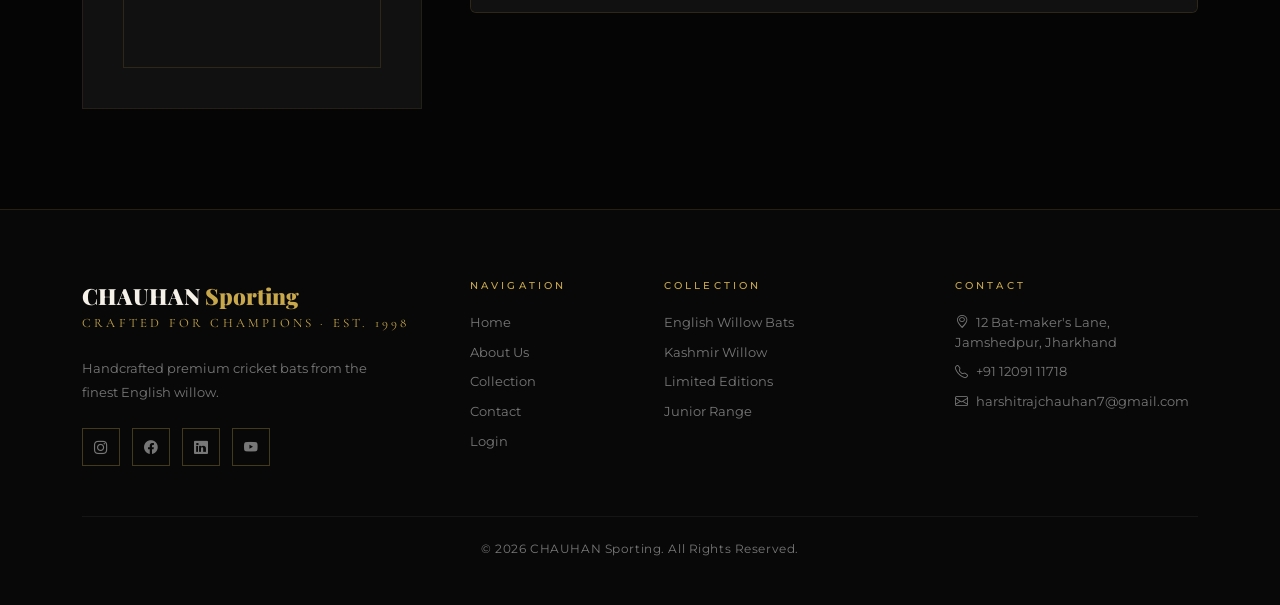
<file: contact.html>
<!DOCTYPE html>
<html lang="en">

<head>
  <meta charset="UTF-8" />
  <meta name="viewport" content="width=device-width, initial-scale=1.0" />
  <title>Contact — CHAUHAN Sporting</title>
  <link rel="stylesheet" href="https://cdn.jsdelivr.net/npm/bootstrap@5.3.3/dist/css/bootstrap.min.css" />
  <link rel="stylesheet" href="https://cdn.jsdelivr.net/npm/bootstrap-icons@1.11.3/font/bootstrap-icons.min.css" />
  <link rel="stylesheet" href="style.css" />
</head>

<body>

  <div id="loader">
    <div class="loader-brand">CHAUHAN<span style="color:var(--off-white);font-weight:300"> Sporting</span></div>
    <div class="loader-bar">
      <div class="loader-fill"></div>
    </div>
  </div>
  <div class="cursor"></div>
  <div class="cursor-follower"></div>
  <div class="scroll-progress"></div>

  <!-- NAVBAR -->
  <nav class="navbar navbar-expand-lg fixed-top">
    <div class="container">
      <a class="navbar-brand" href="index.html"><span>CHAUHAN Sporting</span><span class="brand-tagline">Est. 1998 ·
          Handcrafted Excellence</span></a>
      <div class="d-flex align-items-center gap-3 order-lg-last">
        <span class="cart-icon"><i class="bi bi-bag"></i><span class="cart-count">0</span></span>
        <button class="navbar-toggler" type="button" data-bs-toggle="collapse" data-bs-target="#navMenu"><span
            class="navbar-toggler-icon"></span></button>
      </div>
      <div class="collapse navbar-collapse" id="navMenu">
        <ul class="navbar-nav ms-auto">
          <li class="nav-item"><a class="nav-link" href="index.html">Home</a></li>
          <li class="nav-item"><a class="nav-link" href="about.html">About</a></li>
          <li class="nav-item"><a class="nav-link" href="collection.html">Collection</a></li>
          <li class="nav-item"><a class="nav-link active" href="contact.html">Contact</a></li>
          <li class="nav-item"><a class="nav-link" href="login.html">Login</a></li>
        </ul>
      </div>
    </div>
  </nav>

  <!-- PAGE HEADER -->
  <div class="page-header">
    <div class="container position-relative">
      <p class="section-label">Get in Touch</p>
      <h1>Contact <em>Us</em></h1>
      <div class="gold-divider"></div>
      <nav aria-label="breadcrumb" class="mt-3">
        <ol class="breadcrumb">
          <li class="breadcrumb-item"><a href="index.html">Home</a></li>
          <li class="breadcrumb-item active">Contact</li>
        </ol>
      </nav>
    </div>
  </div>

  <!-- CONTACT -->
  <section class="contact">
    <div class="container">
      <div class="row g-5">

        <!-- Contact Info -->
        <div class="col-lg-4">
          <div class="contact-info-card fade-up">
            <p class="section-label mb-3">Reach Us</p>
            <h2 class="section-title mb-2" style="font-size:1.8rem;">Let's Talk<br><em>Cricket</em></h2>
            <div class="gold-divider left mb-4"></div>
            <p style="font-size:0.82rem;color:var(--muted);line-height:1.8;margin-bottom:36px;">
              Whether you want a custom bat, need expert advice on selection, or simply wish to learn more —
              our team is always ready to assist champions.
            </p>

            <div class="contact-info-item">
              <div class="contact-info-icon"><i class="bi bi-geo-alt"></i></div>
              <div>
                <div class="contact-info-title">Workshop & Showroom</div>
                <div class="contact-info-text">12 Bat-maker's Lane, Sports Colony,<br>Jamshedpur, Jharkhand — 831016
                </div>
              </div>
            </div>

            <div class="contact-info-item">
              <div class="contact-info-icon"><i class="bi bi-telephone"></i></div>
              <div>
                <div class="contact-info-title">Phone & WhatsApp</div>
                <div class="contact-info-text">+91 12091 11718<br>Mon – Sat, 9 AM – 7 PM IST</div>
              </div>
            </div>

            <div class="contact-info-item">
              <div class="contact-info-icon"><i class="bi bi-envelope"></i></div>
              <div>
                <div class="contact-info-title">Email</div>
                <div class="contact-info-text">harshitrajchauhan7@gmail.com</div>
              </div>
            </div>

            <div class="contact-info-item mb-0">
              <div class="contact-info-icon"><i class="bi bi-clock"></i></div>
              <div>
                <div class="contact-info-title">Business Hours</div>
                <div class="contact-info-text">Mon – Fri: 9:00 AM – 7:00 PM<br>Sat: 10:00 AM – 5:00 PM<br>Sunday: Closed
                </div>
              </div>
            </div>

            <!-- Social -->
            <div class="mt-5">
              <p
                style="font-size:0.65rem;letter-spacing:0.3em;text-transform:uppercase;color:var(--gold);margin-bottom:16px;">
                Follow Us</p>
              <div>
                <a href="https://www.instagram.com/_.chauhan._111/" target="_blank" class="social-icon"><i
                    class="bi bi-instagram"></i></a>
                <a href="https://www.facebook.com/" target="_blank" class="social-icon"><i
                    class="bi bi-facebook"></i></a>
                <a href="https://www.linkedin.com/in/shivanand-singh-827114405/" target="_blank" class="social-icon"><i
                    class="bi bi-linkedin"></i></a>
                <a href="https://www.youtube.com/@chennaiipl" target="_blank" class="social-icon"><i
                    class="bi bi-youtube"></i></a>
              </div>
            </div>

            <!-- Map -->
            <div class="map-frame mt-4">
              <iframe
                src="https://www.google.com/maps/embed?pb=!1m18!1m12!1m3!1d117694.18406738264!2d86.20287543409682!3d22.80456653890808!2m3!1f0!2f0!3f0!3m2!1i1024!2i768!4f13.1!3m3!1m2!1s0x39f5e31989f0e2b5%3A0xeeec8e81ce9b344!2sJamshedpur%2C%20Jharkhand%2C%20India!5e0!3m2!1sen!2sus!4v1777008451151!5m2!1sen!2sus"
                width="600" height="450" style="border:0;" allowfullscreen="" loading="lazy"
                referrerpolicy="no-referrer-when-downgrade">
              </iframe>
            </div>
          </div>
        </div>

        <!-- Contact Form -->
        <div class="col-lg-8">
          <div class="contact-form-wrap fade-up">
            <p class="section-label mb-3">Send Us a Message</p>
            <h2 class="section-title mb-2" style="font-size:1.8rem;">We'd Love to<br><em>Hear From You</em></h2>
            <div class="gold-divider left mb-4"></div>

            <!-- Success Alert -->
            <div id="contactSuccess"
              style="display:none;align-items:center;gap:14px;background:rgba(201,168,76,0.1);border:1px solid var(--gold);padding:18px 24px;margin-bottom:24px;">
              <i class="bi bi-check-circle text-gold" style="font-size:1.4rem;"></i>
              <div>
                <div style="font-weight:600;font-size:0.85rem;">Message Sent Successfully!</div>
                <div style="font-size:0.78rem;color:var(--muted);">We'll get back to you within 24 hours.</div>
              </div>
            </div>

            <form id="contactForm" novalidate>
              <input type="hidden" name="access_key" value="b71c91c9-a07a-4da0-adfb-6be8ea41e927">
              <div class="row g-4">
                <div class="col-md-6">
                  <label class="form-label">Full Name *</label>
                  <input type="text" name="name" class="form-control" placeholder="Your full name" required />
                  <div class="invalid-feedback">Please enter your name.</div>
                </div>
                <div class="col-md-6">
                  <label class="form-label">Email Address *</label>
                  <input type="email" name="email" class="form-control" placeholder="your@email.com" required />
                  <div class="invalid-feedback">Please enter a valid email address.</div>
                </div>
                <div class="col-md-6">
                  <label class="form-label">Phone Number</label>
                  <input type="tel" name="phone" class="form-control" placeholder="+91 XXXXX XXXXX" />
                </div>
                <div class="col-md-6">
                  <label class="form-label">Subject *</label>
                  <select name="subject" class="form-select" required>
                    <option value="" disabled selected>Select a subject</option>
                    <option>Bat Enquiry</option>
                    <option>Custom Order</option>
                    <option>Bulk / Team Order</option>
                    <option>Warranty / Service</option>
                    <option>General Enquiry</option>
                    <option>Partnership / Sponsorship</option>
                  </select>
                  <div class="invalid-feedback">Please select a subject.</div>
                </div>
                <div class="col-12">
                  <label class="form-label">Your Message *</label>
                  <textarea name="message" class="form-control" rows="6"
                    placeholder="Tell us about your requirements, preferred bat profile, budget range, or any questions you have..."
                    required></textarea>
                  <div class="invalid-feedback">Please enter your message.</div>
                </div>
                <div class="col-12">
                  <div class="d-flex align-items-center gap-3 mb-4">
                    <div class="form-check">
                      <input class="form-check-input" type="checkbox" id="whatsapp" />
                      <label class="form-check-label" for="whatsapp" style="font-size:0.8rem;color:var(--muted);">Also
                        reach me on WhatsApp</label>
                    </div>
                    <div class="form-check">
                      <input class="form-check-input" type="checkbox" id="newsletter" />
                      <label class="form-check-label" for="newsletter"
                        style="font-size:0.8rem;color:var(--muted);">Subscribe to new releases & offers</label>
                    </div>
                  </div>
                  <button type="submit" class="btn-gold ripple-btn"><span>Send Message</span></button>
                </div>
              </div>
            </form>


          </div>

          <!-- FAQ -->
          <div class="mt-5 fade-up">
            <p class="section-label mb-3">Common Questions</p>
            <h3 class="section-title mb-4" style="font-size:1.5rem;">Quick <em>Answers</em></h3>
            <div class="accordion" id="faqAccordion"
              style="--bs-accordion-bg:var(--charcoal);--bs-accordion-color:var(--off-white);--bs-accordion-border-color:rgba(201,168,76,0.15);--bs-accordion-btn-color:var(--off-white);--bs-accordion-btn-bg:var(--charcoal);--bs-accordion-active-color:var(--gold);--bs-accordion-active-bg:var(--dark-mid);">
              <div class="accordion-item">
                <h2 class="accordion-header">
                  <button class="accordion-button collapsed"
                    style="font-size:0.85rem;font-family:var(--ff-sans);letter-spacing:0.05em;" type="button"
                    data-bs-toggle="collapse" data-bs-target="#faq1">
                    Do you offer custom bat specifications?
                  </button>
                </h2>
                <div id="faq1" class="accordion-collapse collapse" data-bs-parent="#faqAccordion">
                  <div class="accordion-body" style="font-size:0.82rem;color:var(--muted);line-height:1.8;">
                    Absolutely. We specialise in fully custom bats — specify your preferred weight, profile, handle
                    type, grip style, and toe shape. Custom orders take 3–4 weeks from order to delivery.
                  </div>
                </div>
              </div>
              <div class="accordion-item">
                <h2 class="accordion-header">
                  <button class="accordion-button collapsed"
                    style="font-size:0.85rem;font-family:var(--ff-sans);letter-spacing:0.05em;" type="button"
                    data-bs-toggle="collapse" data-bs-target="#faq2">
                    How long does delivery take?
                  </button>
                </h2>
                <div id="faq2" class="accordion-collapse collapse" data-bs-parent="#faqAccordion">
                  <div class="accordion-body" style="font-size:0.82rem;color:var(--muted);line-height:1.8;">
                    Standard in-stock orders ship within 48 hours. Domestic delivery (India) takes 3–5 business days.
                    International orders take 7–14 business days depending on destination.
                  </div>
                </div>
              </div>
              <div class="accordion-item">
                <h2 class="accordion-header">
                  <button class="accordion-button collapsed"
                    style="font-size:0.85rem;font-family:var(--ff-sans);letter-spacing:0.05em;" type="button"
                    data-bs-toggle="collapse" data-bs-target="#faq3">
                    What is your warranty policy?
                  </button>
                </h2>
                <div id="faq3" class="accordion-collapse collapse" data-bs-parent="#faqAccordion">
                  <div class="accordion-body" style="font-size:0.82rem;color:var(--muted);line-height:1.8;">
                    All CHAUHAN bats come with a 2-year warranty against manufacturing defects. This covers cracking,
                    split grains, and handle separation under normal playing conditions.
                  </div>
                </div>
              </div>
            </div>
          </div>

        </div>
      </div>
    </div>
  </section>

  <!-- FOOTER -->
  <footer>
    <div class="container">
      <div class="row g-5">
        <div class="col-lg-4">
          <div class="footer-brand">CHAUHAN<span> Sporting</span></div>
          <div class="footer-tagline mb-4">Crafted for Champions · Est. 1998</div>
          <p style="font-size:0.82rem;color:var(--muted);line-height:1.8;max-width:300px;">Handcrafted premium cricket
            bats from the finest English willow.</p>
          <div class="mt-4">
            <a href="https://www.instagram.com/_.chauhan._111/" target="_blank" class="social-icon"><i
                class="bi bi-instagram"></i></a>
            <a href="https://www.facebook.com/" target="_blank" class="social-icon"><i class="bi bi-facebook"></i></a>
            <a href="https://www.linkedin.com/in/shivanand-singh-827114405/" target="_blank" class="social-icon"><i
                class="bi bi-linkedin"></i></a>
            <a href="https://www.youtube.com/@chennaiipl" target="_blank" class="social-icon"><i
                class="bi bi-youtube"></i></a>
          </div>
        </div>
        <div class="col-6 col-lg-2 footer-links">
          <h6>Navigation</h6>
          <a href="index.html">Home</a><a href="about.html">About Us</a><a href="collection.html">Collection</a><a
            href="contact.html">Contact</a><a href="login.html">Login</a>
        </div>
        <div class="col-6 col-lg-3 footer-links">
          <h6>Collection</h6>
          <a href="collection.html">English Willow Bats</a><a href="collection.html">Kashmir Willow</a><a
            href="collection.html">Limited Editions</a><a href="collection.html">Junior Range</a>
        </div>
        <div class="col-lg-3 footer-links">
          <h6>Contact</h6>
          <a href="#"><i class="bi bi-geo-alt me-2"></i>12 Bat-maker's Lane, Jamshedpur, Jharkhand</a>
          <a href="#"><i class="bi bi-telephone me-2"></i>+91 12091 11718</a>
          <a href="#"><i class="bi bi-envelope me-2"></i>harshitrajchauhan7@gmail.com</a>
        </div>
      </div>
      <div class="footer-bottom text-center">
        <p>© 2026 CHAUHAN Sporting. All Rights Reserved.</p>
      </div>
    </div>
  </footer>

  <div class="cart-toast"><i class="bi bi-bag-check-fill"></i><span class="toast-msg">Item added to cart</span></div>
  <script src="https://cdn.jsdelivr.net/npm/bootstrap@5.3.3/dist/js/bootstrap.bundle.min.js"></script>
  <script src="main.js"></script>
</body>

</html>
</file>
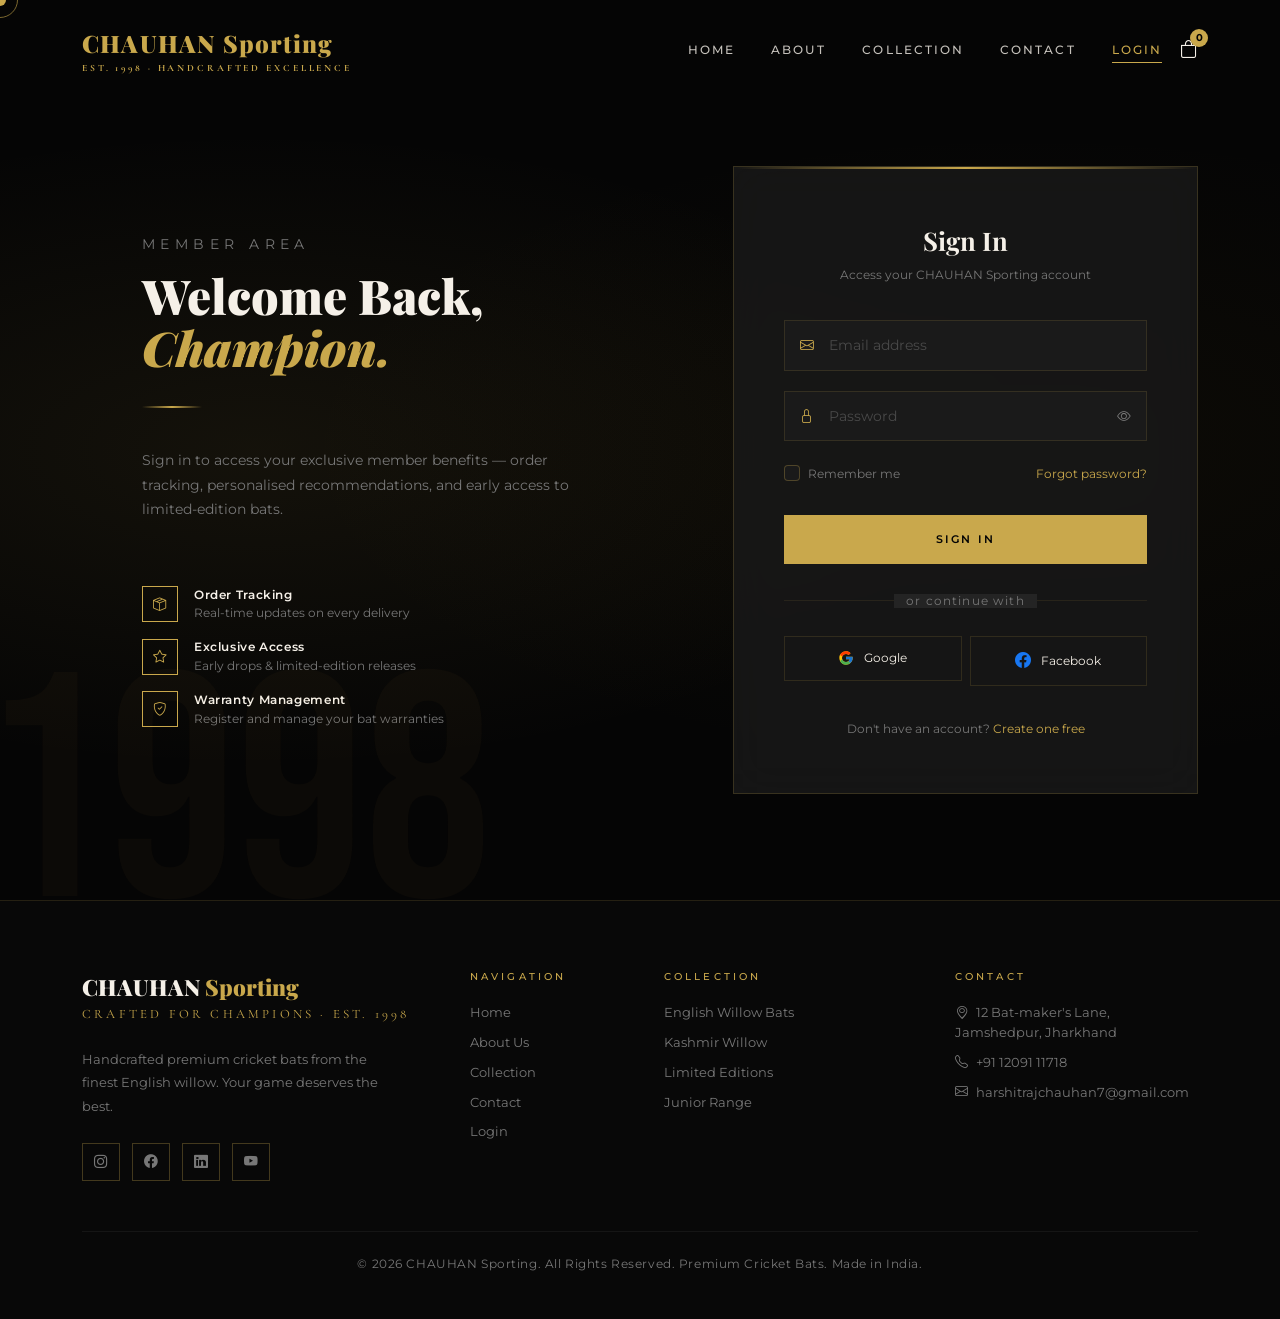
<file: login.html>
<!DOCTYPE html>
<html lang="en">
<head>
  <meta charset="UTF-8" />
  <meta name="viewport" content="width=device-width, initial-scale=1.0" />
  <title>Login — CHAUHAN Sporting</title>
  <link rel="preconnect" href="https://fonts.googleapis.com" />
  <link rel="preconnect" href="https://fonts.gstatic.com" crossorigin />
  <link href="https://fonts.googleapis.com/css2?family=Playfair+Display:ital,wght@0,400;0,700;0,900;1,400&family=Cormorant+Garamond:wght@300;400;600&family=Bebas+Neue&family=Montserrat:wght@300;400;500;600&display=swap" rel="stylesheet" />
  <link rel="stylesheet" href="https://cdn.jsdelivr.net/npm/bootstrap@5.3.3/dist/css/bootstrap.min.css" />
  <link rel="stylesheet" href="https://cdn.jsdelivr.net/npm/bootstrap-icons@1.11.3/font/bootstrap-icons.min.css" />
  <link rel="stylesheet" href="style.css" />
</head>
<body>

<!-- Loader -->
<div id="loader">
  <div class="loader-brand">CHAUHAN<span style="color:var(--off-white);font-weight:300"> Sporting</span></div>
  <div class="loader-bar"><div class="loader-fill"></div></div>
</div>

<!-- Custom Cursor -->
<div class="cursor"></div>
<div class="cursor-follower"></div>

<!-- Scroll Progress -->
<div class="scroll-progress"></div>

<!-- ══════════ NAVBAR ══════════ -->
<nav class="navbar navbar-expand-lg fixed-top">
  <div class="container">
    <a class="navbar-brand" href="index.html">
      <span>CHAUHAN Sporting</span>
      <span class="brand-tagline">Est. 1998 · Handcrafted Excellence</span>
    </a>
    <div class="d-flex align-items-center gap-3 order-lg-last">
      <span class="cart-icon">
        <i class="bi bi-bag"></i>
        <span class="cart-count">0</span>
      </span>
      <button class="navbar-toggler" type="button" data-bs-toggle="collapse" data-bs-target="#navMenu">
        <span class="navbar-toggler-icon"></span>
      </button>
    </div>
    <div class="collapse navbar-collapse" id="navMenu">
      <ul class="navbar-nav ms-auto align-items-lg-center">
        <li class="nav-item"><a class="nav-link" href="index.html">Home</a></li>
        <li class="nav-item"><a class="nav-link" href="about.html">About</a></li>
        <li class="nav-item"><a class="nav-link" href="collection.html">Collection</a></li>
        <li class="nav-item"><a class="nav-link" href="contact.html">Contact</a></li>
        <li class="nav-item"><a class="nav-link active" href="login.html">Login</a></li>
      </ul>
    </div>
  </div>
</nav>

<!-- ══════════ LOGIN SECTION ══════════ -->
<section class="login-page">
  <div class="container">
    <div class="row align-items-center g-0">

      <!-- Left: Brand story -->
      <div class="col-lg-6 login-left">
        <p class="section-label">Member Area</p>
        <h2>Welcome Back,<br><em style="color:var(--gold);font-style:italic;">Champion.</em></h2>
        <div class="gold-divider left"></div>
        <p class="mt-4">
          Sign in to access your exclusive member benefits — order tracking, 
          personalised recommendations, and early access to limited-edition bats.
        </p>
        <div class="mt-5 d-flex flex-column gap-3">
          <div class="d-flex align-items-center gap-3">
            <div style="width:36px;height:36px;border:1px solid var(--gold);display:flex;align-items:center;justify-content:center;flex-shrink:0;">
              <i class="bi bi-box-seam" style="color:var(--gold);font-size:.85rem;"></i>
            </div>
            <div>
              <div style="font-size:.78rem;font-weight:600;letter-spacing:.05em;">Order Tracking</div>
              <div style="font-size:.75rem;color:var(--muted);">Real-time updates on every delivery</div>
            </div>
          </div>
          <div class="d-flex align-items-center gap-3">
            <div style="width:36px;height:36px;border:1px solid var(--gold);display:flex;align-items:center;justify-content:center;flex-shrink:0;">
              <i class="bi bi-star" style="color:var(--gold);font-size:.85rem;"></i>
            </div>
            <div>
              <div style="font-size:.78rem;font-weight:600;letter-spacing:.05em;">Exclusive Access</div>
              <div style="font-size:.75rem;color:var(--muted);">Early drops & limited-edition releases</div>
            </div>
          </div>
          <div class="d-flex align-items-center gap-3">
            <div style="width:36px;height:36px;border:1px solid var(--gold);display:flex;align-items:center;justify-content:center;flex-shrink:0;">
              <i class="bi bi-shield-check" style="color:var(--gold);font-size:.85rem;"></i>
            </div>
            <div>
              <div style="font-size:.78rem;font-weight:600;letter-spacing:.05em;">Warranty Management</div>
              <div style="font-size:.75rem;color:var(--muted);">Register and manage your bat warranties</div>
            </div>
          </div>
        </div>
        <!-- Decorative number -->
        <div class="bg-number" style="position:absolute;font-family:var(--ff-impact);font-size:20rem;color:rgba(201,168,76,0.03);left:-20px;bottom:-60px;line-height:1;pointer-events:none;user-select:none;">1998</div>
      </div>

      <!-- Right: Login card -->
      <div class="col-lg-5 offset-lg-1">
        <div class="login-card">
          <div class="login-card-title">Sign In</div>
          <p class="login-card-sub">Access your CHAUHAN Sporting account</p>

          <form id="loginForm" novalidate>

            <!-- Email -->
            <div class="input-group-glass">
              <span class="input-icon"><i class="bi bi-envelope"></i></span>
              <input
                type="email"
                class="form-control"
                id="loginEmail"
                placeholder="Email address"
                required
              />
              <div class="invalid-feedback">Please enter a valid email.</div>
            </div>

            <!-- Password -->
            <div class="input-group-glass">
              <span class="input-icon"><i class="bi bi-lock"></i></span>
              <input
                type="password"
                class="form-control"
                id="loginPassword"
                placeholder="Password"
                required
                style="padding-right:48px;"
              />
              <span class="password-toggle"><i class="bi bi-eye"></i></span>
              <div class="invalid-feedback">Please enter your password.</div>
            </div>

            <!-- Remember me / Forgot password -->
            <div class="login-options">
              <div class="form-check">
                <input class="form-check-input" type="checkbox" id="rememberMe" />
                <label class="form-check-label" for="rememberMe">Remember me</label>
              </div>
              <a href="#" class="forgot-link">Forgot password?</a>
            </div>

            <!-- Submit -->
            <button type="submit" class="btn-gold ripple-btn w-100">
              <span>Sign In</span>
            </button>
          </form>

          <!-- Divider -->
          <div class="login-divider"><span>or continue with</span></div>

          <!-- Social logins -->
          <div class="row g-2">
            <div class="col-6">
              <button class="social-login-btn ripple-btn">
                <svg width="16" height="16" viewBox="0 0 48 48" fill="none" xmlns="http://www.w3.org/2000/svg">
                  <path d="M43.611 20.083H42V20H24v8h11.303C33.654 32.657 29.333 36 24 36c-6.627 0-12-5.373-12-12s5.373-12 12-12c3.059 0 5.842 1.154 7.961 3.039l5.657-5.657C34.046 6.053 29.268 4 24 4 12.955 4 4 12.955 4 24s8.955 20 20 20 20-8.955 20-20c0-1.341-.138-2.65-.389-3.917z" fill="#FFC107"/>
                  <path d="M6.306 14.691l6.571 4.819C14.655 15.108 19.000 12 24 12c3.059 0 5.842 1.154 7.961 3.039l5.657-5.657C34.046 6.053 29.268 4 24 4 16.318 4 9.656 8.337 6.306 14.691z" fill="#FF3D00"/>
                  <path d="M24 44c5.166 0 9.86-1.977 13.409-5.192l-6.19-5.238A11.91 11.91 0 0124 36c-5.316 0-9.828-3.392-11.29-8.086l-6.523 5.025C9.505 39.556 16.227 44 24 44z" fill="#4CAF50"/>
                  <path d="M43.611 20.083H42V20H24v8h11.303a12.04 12.04 0 01-4.087 5.571l.003-.002 6.19 5.238C36.971 39.205 44 34 44 24c0-1.341-.138-2.65-.389-3.917z" fill="#1976D2"/>
                </svg>
                Google
              </button>
            </div>
            <div class="col-6">
              <button class="social-login-btn ripple-btn">
                <i class="bi bi-facebook" style="color:#1877F2;font-size:1rem;"></i>
                Facebook
              </button>
            </div>
          </div>

          <!-- Register link -->
          <div class="register-link">
            Don't have an account? <a href="#">Create one free</a>
          </div>
        </div>
      </div>

    </div>
  </div>
</section>

<!-- ══════════ FOOTER ══════════ -->
<footer>
  <div class="container">
    <div class="row g-5">
      <div class="col-lg-4">
        <div class="footer-brand">CHAUHAN<span> Sporting</span></div>
        <div class="footer-tagline mb-4">Crafted for Champions · Est. 1998</div>
        <p style="font-size:0.82rem;color:var(--muted);line-height:1.8;max-width:300px;">
          Handcrafted premium cricket bats from the finest English willow.
          Your game deserves the best.
        </p>
        <div class="mt-4">
          <a href="https://www.instagram.com/_.chauhan._111/" target="_blank" class="social-icon"><i class="bi bi-instagram"></i></a>
          <a href="https://www.facebook.com/" target="_blank" class="social-icon"><i class="bi bi-facebook"></i></a>
          <a href="https://www.linkedin.com/in/shivanand-singh-827114405/" target="_blank" class="social-icon"><i class="bi bi-linkedin"></i></a>
          <a href="https://www.youtube.com/@chennaiipl" target="_blank" class="social-icon"><i class="bi bi-youtube"></i></a>
        </div>
      </div>
      <div class="col-6 col-lg-2 footer-links">
        <h6>Navigation</h6>
        <a href="index.html">Home</a>
        <a href="about.html">About Us</a>
        <a href="collection.html">Collection</a>
        <a href="contact.html">Contact</a>
        <a href="login.html">Login</a>
      </div>
      <div class="col-6 col-lg-3 footer-links">
        <h6>Collection</h6>
        <a href="collection.html">English Willow Bats</a>
        <a href="collection.html">Kashmir Willow</a>
        <a href="collection.html">Limited Editions</a>
        <a href="collection.html">Junior Range</a>
      </div>
      <div class="col-lg-3 footer-links">
        <h6>Contact</h6>
        <a href="#"><i class="bi bi-geo-alt me-2"></i>12 Bat-maker's Lane, Jamshedpur, Jharkhand</a>
        <a href="#"><i class="bi bi-telephone me-2"></i>+91 12091 11718</a>
        <a href="#"><i class="bi bi-envelope me-2"></i>harshitrajchauhan7@gmail.com</a>
      </div>
    </div>
    <div class="footer-bottom text-center">
      <p>© 2026 CHAUHAN Sporting. All Rights Reserved. Premium Cricket Bats. Made in India.</p>
    </div>
  </div>
</footer>

<!-- Cart Toast -->
<div class="cart-toast">
  <i class="bi bi-bag-check-fill"></i>
  <span class="toast-msg">Item added to cart</span>
</div>

<script src="https://cdn.jsdelivr.net/npm/bootstrap@5.3.3/dist/js/bootstrap.bundle.min.js"></script>
<script src="main.js"></script>
</body>
</html>
</file>
<file: style.css>
/* ============================================================
   CHAUHAN Sporting — Premium Cricket Brand Stylesheet
   ============================================================ */

@import url('https://fonts.googleapis.com/css2?family=Playfair+Display:ital,wght@0,400;0,700;0,900;1,400&family=Cormorant+Garamond:wght@300;400;600&family=Bebas+Neue&family=Montserrat:wght@300;400;500;600&display=swap');

/* ── CSS Variables ─────────────────────────────────────────── */
:root {
  --gold: #c9a84c;
  --gold-light: #e8c96a;
  --gold-dark: #8b6914;
  --black : #050505;
  --charcoal: #111111;
  --dark: #1a1a1a;
  --dark-mid: #242424;
  --muted: #777;
  --off-white: #f5f0e8;
  --cream: #faf5ec;
  --white: #ffffff;

  --ff-display: 'Playfair Display', Georgia, serif;
  --ff-serif: 'Cormorant Garamond', serif;
  --ff-sans: 'Montserrat', sans-serif;
  --ff-impact: 'Bebas Neue', sans-serif;

  --transition: 0.4s cubic-bezier(0.25, 0.46, 0.45, 0.94);
  --transition-fast: 0.2s ease;
  --shadow-gold: 0 0 40px rgba(201,168,76,0.3);
  --shadow-deep: 0 25px 80px rgba(0,0,0,0.8);
}

/* ── Reset & Base ──────────────────────────────────────────── */
*, *::before, *::after { box-sizing: border-box; margin: 0; padding: 0; }

html { scroll-behavior: smooth; overflow-x: hidden; }

body {
  font-family: var(--ff-sans);
  background: var(--black);
  color: var(--off-white);
  overflow-x: hidden;
  cursor: none;
}

a { text-decoration: none; color: inherit; }
img { max-width: 100%; }

/* ── Custom Cursor ─────────────────────────────────────────── */
.cursor {
  width: 12px; height: 12px;
  background: var(--gold);
  border-radius: 50%;
  position: fixed;
  pointer-events: none;
  z-index: 99999;
  transform: translate(-50%, -50%);
  transition: transform 0.1s, width 0.3s, height 0.3s, background 0.3s;
  mix-blend-mode: normal;
}
.cursor-follower {
  width: 36px; height: 36px;
  border: 1px solid var(--gold);
  border-radius: 50%;
  position: fixed;
  pointer-events: none;
  z-index: 99998;
  transform: translate(-50%, -50%);
  transition: transform 0.15s ease-out, width 0.3s, height 0.3s;
  opacity: 0.6;
}
body:hover .cursor { transform: translate(-50%, -50%) scale(1); }
/* ── Navbar ────────────────────────────────────────────────── */
.navbar {
  background: transparent;
  padding: 20px 0;
  transition: var(--transition);
  z-index: 1000;
}
.navbar.scrolled {
  background: rgba(5,5,5,0.97);
  backdrop-filter: blur(20px);
  -webkit-backdrop-filter: blur(20px);
  padding: 12px 0;
  border-bottom: 1px solid rgba(201,168,76,0.15);
  box-shadow: 0 4px 40px rgba(0,0,0,0.5);
}
.navbar-brand {
  font-family: var(--ff-display);
  font-weight: 900;
  font-size: 1.5rem;
  letter-spacing: 0.05em;
}
.navbar-brand span { color: var(--gold); }
.brand-tagline {
  font-family: var(--ff-serif);
  font-size: 0.6rem;
  letter-spacing: 0.3em;
  color: var(--gold);
  display: block;
  text-transform: uppercase;
}
.nav-link {
  font-family: var(--ff-sans);
  font-size: 0.72rem;
  font-weight: 500;
  letter-spacing: 0.18em;
  text-transform: uppercase;
  color: rgba(245,240,232,0.8) !important;
  padding: 8px 18px !important;
  position: relative;
  transition: color var(--transition-fast);
}
.nav-link::after {
  content: '';
  position: absolute;
  bottom: 4px; left: 18px;
  width: 0; height: 1px;
  background: var(--gold);
  transition: width var(--transition);
}
.nav-link:hover { color: var(--gold) !important; }
.nav-link:hover::after, .nav-link.active::after { width: calc(100% - 36px); }
.nav-link.active { color: var(--gold) !important; }

.navbar-toggler { border: 1px solid var(--gold); border-radius: 0; padding: 6px 10px; }
.navbar-toggler-icon {
  background-image: url("data:image/svg+xml,%3csvg xmlns='http://www.w3.org/2000/svg' viewBox='0 0 30 30'%3e%3cpath stroke='%23c9a84c' stroke-linecap='round' stroke-miterlimit='10' stroke-width='2' d='M4 7h22M4 15h22M4 23h22'/%3e%3c/svg%3e");
}

/* ── Buttons ───────────────────────────────────────────────── */
.btn-gold {
  font-family: var(--ff-sans);
  font-size: 0.7rem;
  font-weight: 600;
  letter-spacing: 0.2em;
  text-transform: uppercase;
  color: var(--black);
  background: var(--gold);
  border: 2px solid var(--gold);
  padding: 14px 36px;
  border-radius: 0;
  position: relative;
  overflow: hidden;
  transition: color var(--transition), background var(--transition);
  display: inline-block;
}
.btn-gold::before {
  content: '';
  position: absolute;
  inset: 0;
  background: var(--black);
  transform: translateX(-101%);
  transition: transform var(--transition);
  z-index: 0;
}
.btn-gold:hover { color: var(--gold); }
.btn-gold:hover::before { transform: translateX(0); }
.btn-gold span { position: relative; z-index: 1; }

.btn-outline-gold {
  font-family: var(--ff-sans);
  font-size: 0.7rem;
  font-weight: 600;
  letter-spacing: 0.2em;
  text-transform: uppercase;
  color: var(--gold);
  background: transparent;
  border: 2px solid var(--gold);
  padding: 14px 36px;
  border-radius: 0;
  position: relative;
  overflow: hidden;
  transition: color var(--transition), background var(--transition);
  display: inline-block;
}
.btn-outline-gold::before {
  content: '';
  position: absolute;
  inset: 0;
  background: var(--gold);
  transform: translateX(-101%);
  transition: transform var(--transition);
  z-index: 0;
}
.btn-outline-gold:hover { color: var(--black); }
.btn-outline-gold:hover::before { transform: translateX(0); }
.btn-outline-gold span { position: relative; z-index: 1; }

/* ripple */
.ripple-btn { position: relative; overflow: hidden; }
.ripple-btn .ripple {
  position: absolute;
  border-radius: 50%;
  background: rgba(255,255,255,0.25);
  transform: scale(0);
  animation: ripple-anim 0.6s linear;
  pointer-events: none;
}
@keyframes ripple-anim { to { transform: scale(4); opacity: 0; } }

/* ── Gold Divider ──────────────────────────────────────────── */
.gold-divider {
  width: 60px; height: 2px;
  background: linear-gradient(90deg, transparent, var(--gold), transparent);
  margin: 16px auto;
}
.gold-divider.left { margin: 16px 0; }

/* ── Section Titles ────────────────────────────────────────── */
.section-label {
  font-family: var(--ff-sans);
  font-size: 0.65rem;
  letter-spacing: 0.4em;
  text-transform: uppercase;
  color: var(--gold);
  margin-bottom: 12px;
}
.section-title {
  font-family: var(--ff-display);
  font-size: clamp(2rem, 5vw, 3.5rem);
  font-weight: 700;
  line-height: 1.1;
  color: var(--off-white);
}
.section-title em { font-style: italic; color: var(--gold); }

/* ── Footer ────────────────────────────────────────────────── */
footer {
  background: #080808;
  border-top: 1px solid rgba(201,168,76,0.15);
  padding: 70px 0 30px;
}
.footer-brand { font-family: var(--ff-display); font-size: 1.4rem; font-weight: 900; }
.footer-brand span { color: var(--gold); }
.footer-tagline {
  font-family: var(--ff-serif);
  font-size: 0.8rem;
  letter-spacing: 0.25em;
  color: var(--gold);
  text-transform: uppercase;
}
.footer-links h6 {
  font-family: var(--ff-sans);
  font-size: 0.65rem;
  letter-spacing: 0.3em;
  text-transform: uppercase;
  color: var(--gold);
  margin-bottom: 20px;
}
.footer-links a {
  display: block;
  font-size: 0.82rem;
  color: var(--muted);
  margin-bottom: 10px;
  transition: color var(--transition-fast);
}
.footer-links a:hover { color: var(--gold); }
.social-icon {
  width: 38px; height: 38px;
  border: 1px solid rgba(201,168,76,0.3);
  display: inline-flex;
  align-items: center;
  justify-content: center;
  color: var(--muted);
  font-size: 0.85rem;
  margin-right: 8px;
  transition: var(--transition);
}
.social-icon:hover {
  border-color: var(--gold);
  color: var(--gold);
  box-shadow: 0 0 20px rgba(201,168,76,0.2);
}
.footer-bottom {
  border-top: 1px solid rgba(255,255,255,0.05);
  padding-top: 24px;
  margin-top: 50px;
  font-size: 0.72rem;
  color: var(--muted);
  letter-spacing: 0.05em;
}

/* ── Page Header (inner pages) ─────────────────────────────── */
.page-header {
  padding: 180px 0 100px;
  position: relative;
  overflow: hidden;
  background: var(--charcoal);
  text-align: center;
}
.page-header::before {
  content: '';
  position: absolute;
  inset: 0;
  background: radial-gradient(ellipse at center bottom, rgba(201,168,76,0.12) 0%, transparent 70%);
}
.page-header h1 {
  font-family: var(--ff-display);
  font-size: clamp(2.5rem, 7vw, 5rem);
  font-weight: 900;
}
.page-header h1 em { font-style: italic; color: var(--gold); }
.breadcrumb { background: none; justify-content: center; }
.breadcrumb-item { font-size: 0.72rem; letter-spacing: 0.15em; color: var(--muted); }
.breadcrumb-item.active { color: var(--gold); }
.breadcrumb-item + .breadcrumb-item::before { color: var(--gold); }

/* ── Scroll Progress ───────────────────────────────────────── */
.scroll-progress {
  position: fixed;
  top: 0; left: 0;
  height: 2px;
  background: linear-gradient(90deg, var(--gold-dark), var(--gold), var(--gold-light));
  z-index: 99999;
  width: 0%;
  transition: width 0.1s linear;
}

/* ── Loader ────────────────────────────────────────────────── */
#loader {
  position: fixed;
  inset: 0;
  background: var(--black);
  display: flex;
  flex-direction: column;
  align-items: center;
  justify-content: center;
  z-index: 999999;
  transition: opacity 0.6s, visibility 0.6s;
}
#loader.hidden { opacity: 0; visibility: hidden; }
.loader-brand {
  font-family: var(--ff-display);
  font-size: 2rem;
  font-weight: 900;
  color: var(--gold);
  margin-bottom: 30px;
  letter-spacing: 0.05em;
}
.loader-bar {
  width: 200px; height: 1px;
  background: rgba(201,168,76,0.2);
  overflow: hidden;
}
.loader-fill {
  height: 100%;
  background: var(--gold);
  width: 0%;
  animation: loadfill 1.2s ease-out forwards;
}
@keyframes loadfill { to { width: 100%; } }

/* ── Animations ────────────────────────────────────────────── */
.fade-up { opacity: 0; transform: translateY(40px); transition: opacity 0.8s ease, transform 0.8s ease; }
.fade-up.visible { opacity: 1; transform: translateY(0); }
.fade-in { opacity: 0; transition: opacity 1s ease; }
.fade-in.visible { opacity: 1; }

/* ── Utility ───────────────────────────────────────────────── */
.text-gold { color: var(--gold); }
.bg-charcoal { background: var(--charcoal); }
.bg-dark-mid { background: var(--dark-mid); }
.font-display { font-family: var(--ff-display); }
.font-serif { font-family: var(--ff-serif); }
.font-impact { font-family: var(--ff-impact); }
.ls-wide { letter-spacing: 0.15em; }
.ls-wider { letter-spacing: 0.3em; }

/* ============================================================
   HOME PAGE
   ============================================================ */

/* Hero */
.hero {
  height: 100vh;
  min-height: 700px;
  position: relative;
  display: flex;
  align-items: center;
  overflow: hidden;
  background: var(--black);
}
.hero-bg {
  position: absolute;
  inset: 0;
  background:
    radial-gradient(ellipse at 30% 50%, rgba(201,168,76,0.08) 0%, transparent 60%),
    radial-gradient(ellipse at 80% 20%, rgba(201,168,76,0.05) 0%, transparent 50%);
  z-index: 0;
}
.hero-stadium {
  position: absolute;
  inset: 0;
  background:
    linear-gradient(to right, rgba(5,5,5,0.92) 40%, rgba(5,5,5,0.6) 100%),
    url('https://images.unsplash.com/photo-1531415074968-036ba1b575da?w=1920&q=80') center/cover no-repeat;
  z-index: 1;
}
.hero-content { position: relative; z-index: 2; }
.hero-label {
  font-family: var(--ff-sans);
  font-size: 0.65rem;
  letter-spacing: 0.5em;
  text-transform: uppercase;
  color: var(--gold);
  margin-bottom: 20px;
  display: flex;
  align-items: center;
  gap: 12px;
}
.hero-label::before {
  content: '';
  width: 40px; height: 1px;
  background: var(--gold);
  display: inline-block;
}
.hero h1 {
  font-family: var(--ff-display);
  font-size: clamp(2.8rem, 7vw, 5.5rem);
  font-weight: 900;
  line-height: 1.05;
  margin-bottom: 24px;
  color: var(--off-white);
}
.hero h1 em {
  font-style: italic;
  color: var(--gold);
  display: block;
}
.hero-sub {
  font-family: var(--ff-serif);
  font-size: clamp(1rem, 2vw, 1.25rem);
  font-weight: 300;
  color: rgba(245,240,232,0.6);
  max-width: 480px;
  line-height: 1.7;
  margin-bottom: 44px;
}
.hero-btns { display: flex; gap: 16px; flex-wrap: wrap; }

/* hero decorative bat */
.hero-visual {
  position: absolute;
  right: 5%;
  top: 50%;
  transform: translateY(-50%);
  z-index: 2;
  opacity: 0.85;
}
.hero-bat-img {
  width: clamp(200px, 25vw, 380px);
  filter: drop-shadow(0 0 60px rgba(201,168,76,0.4));
  animation: floatBat 4s ease-in-out infinite;
}
@keyframes floatBat {
  0%, 100% { transform: translateY(0) rotate(-5deg); }
  50% { transform: translateY(-18px) rotate(-3deg); }
}

/* Hero stats */
.hero-stats {
  position: absolute;
  bottom: 60px;
  left: 0; right: 0;
  z-index: 3;
}
.stat-item { text-align: center; }
.stat-num {
  font-family: var(--ff-impact);
  font-size: clamp(2rem, 4vw, 3rem);
  color: var(--gold);
  line-height: 1;
}
.stat-label {
  font-size: 0.65rem;
  letter-spacing: 0.25em;
  text-transform: uppercase;
  color: var(--muted);
  margin-top: 4px;
}

/* Features strip */
.features-strip {
  background: var(--charcoal);
  border-top: 1px solid rgba(201,168,76,0.1);
  border-bottom: 1px solid rgba(201,168,76,0.1);
  padding: 50px 0;
}
.feature-item { text-align: center; }
.feature-icon {
  font-size: 2rem;
  color: var(--gold);
  margin-bottom: 16px;
  display: block;
}
.feature-title {
  font-family: var(--ff-display);
  font-size: 1rem;
  font-weight: 700;
  margin-bottom: 8px;
  color: var(--off-white);
}
.feature-desc { font-size: 0.78rem; color: var(--muted); line-height: 1.6; }

/* Showcase section */
.showcase { padding: 120px 0; background: var(--black); }
.showcase-img-wrap {
  position: relative;
  overflow: hidden;
}
.showcase-img-wrap img {
  width: 100%;
  height: 500px;
  object-fit: cover;
  transition: transform 0.8s ease;
}
.showcase-img-wrap:hover img { transform: scale(1.05); }
.showcase-img-wrap::after {
  content: '';
  position: absolute;
  inset: 0;
  background: linear-gradient(45deg, rgba(201,168,76,0.15), transparent);
  pointer-events: none;
}
.showcase-badge {
  position: absolute;
  top: 30px; right: 30px;
  background: var(--gold);
  color: var(--black);
  font-family: var(--ff-impact);
  font-size: 0.9rem;
  letter-spacing: 0.1em;
  padding: 8px 16px;
}

/* Testimonial */
.testimonials { padding: 100px 0; background: var(--charcoal); }
.testimonial-card {
  background: var(--dark);
  border: 1px solid rgba(201,168,76,0.1);
  padding: 40px;
  position: relative;
  transition: var(--transition);
}
.testimonial-card:hover {
  border-color: rgba(201,168,76,0.4);
  box-shadow: var(--shadow-gold);
  transform: translateY(-4px);
}
.testimonial-card::before {
  content: '"';
  font-family: var(--ff-display);
  font-size: 5rem;
  color: var(--gold);
  opacity: 0.2;
  position: absolute;
  top: -10px; left: 20px;
  line-height: 1;
}
.testimonial-text {
  font-family: var(--ff-serif);
  font-size: 1rem;
  line-height: 1.8;
  color: rgba(245,240,232,0.8);
  margin-bottom: 24px;
}
.testimonial-author { font-weight: 600; font-size: 0.82rem; }
.testimonial-role { font-size: 0.72rem; color: var(--gold); letter-spacing: 0.1em; }
.stars { color: var(--gold); font-size: 0.8rem; margin-bottom: 16px; }

/* CTA Banner */
.cta-banner {
  padding: 100px 0;
  background:
    linear-gradient(135deg, rgba(139,105,20,0.2) 0%, rgba(5,5,5,0) 60%),
    var(--black);
  border-top: 1px solid rgba(201,168,76,0.1);
  border-bottom: 1px solid rgba(201,168,76,0.1);
  text-align: center;
}
.cta-banner h2 {
  font-family: var(--ff-display);
  font-size: clamp(2rem, 5vw, 3.5rem);
  font-weight: 900;
}

/* ============================================================
   ABOUT PAGE
   ============================================================ */
.about-intro { padding: 120px 0; }
.about-img {
  position: relative;
  overflow: hidden;
}
.about-img img {
  width: 100%;
  height: 580px;
  object-fit: cover;
}
.about-img-frame {
  position: absolute;
  bottom: -20px; right: -20px;
  width: 80%; height: 80%;
  border: 2px solid var(--gold);
  z-index: -1;
  opacity: 0.4;
}
.about-year {
  font-family: var(--ff-impact);
  font-size: 8rem;
  color: rgba(201,168,76,0.07);
  position: absolute;
  bottom: 0; right: 0;
  line-height: 1;
  pointer-events: none;
}
.craft-process { padding: 100px 0; background: var(--charcoal); }
.process-step {
  display: flex;
  gap: 24px;
  margin-bottom: 48px;
  align-items: flex-start;
}
.step-num {
  font-family: var(--ff-impact);
  font-size: 3rem;
  color: var(--gold);
  opacity: 0.4;
  line-height: 1;
  min-width: 60px;
}
.step-title {
  font-family: var(--ff-display);
  font-size: 1.2rem;
  font-weight: 700;
  margin-bottom: 8px;
}
.step-desc { font-size: 0.85rem; color: var(--muted); line-height: 1.7; }

.materials { padding: 100px 0; }
.material-card {
  background: var(--charcoal);
  border: 1px solid rgba(201,168,76,0.1);
  padding: 50px 40px;
  text-align: center;
  transition: var(--transition);
  height: 100%;
}
.material-card:hover {
  border-color: var(--gold);
  box-shadow: var(--shadow-gold);
  transform: translateY(-6px);
}
.material-icon {
  font-size: 2.5rem;
  color: var(--gold);
  margin-bottom: 20px;
  display: block;
}
.material-title {
  font-family: var(--ff-display);
  font-size: 1.3rem;
  font-weight: 700;
  margin-bottom: 12px;
}
.material-desc { font-size: 0.82rem; color: var(--muted); line-height: 1.7; }

/* ============================================================
   COLLECTION PAGE
   ============================================================ */
.collection { padding: 80px 0 120px; }

/* Filter bar */
.filter-bar { margin-bottom: 50px; }
.filter-btn {
  font-family: var(--ff-sans);
  font-size: 0.68rem;
  letter-spacing: 0.2em;
  text-transform: uppercase;
  background: none;
  border: 1px solid rgba(201,168,76,0.2);
  color: var(--muted);
  padding: 10px 24px;
  margin: 4px;
  cursor: pointer;
  transition: var(--transition);
}
.filter-btn:hover, .filter-btn.active {
  background: var(--gold);
  border-color: var(--gold);
  color: var(--black);
}

/* Bat cards */
.bat-card {
  background: var(--charcoal);
  border: 1px solid rgba(201,168,76,0.08);
  overflow: hidden;
  position: relative;
  transition: var(--transition);
  cursor: pointer;
  height: 100%;
  display: flex;
  flex-direction: column;
}
.bat-card:hover {
  border-color: rgba(201,168,76,0.4);
  box-shadow: 0 20px 60px rgba(0,0,0,0.7), 0 0 40px rgba(201,168,76,0.15);
  transform: translateY(-8px);
}
.bat-img-wrap {
  overflow: hidden;
  background: var(--dark);
  position: relative;
  height: 280px;
  display: flex;
  align-items: center;
  justify-content: center;
}
.bat-img-wrap img {
  height: 220px;
  width: auto;
  object-fit: contain;
  transition: transform 0.6s ease, filter 0.6s ease;
  filter: drop-shadow(0 10px 30px rgba(0,0,0,0.5));
}
.bat-card:hover .bat-img-wrap img {
  transform: scale(1.08) rotate(3deg);
  filter: drop-shadow(0 10px 40px rgba(201,168,76,0.3));
}
.bat-badge {
  position: absolute;
  top: 16px; left: 16px;
  background: var(--gold);
  color: var(--black);
  font-family: var(--ff-sans);
  font-size: 0.6rem;
  font-weight: 700;
  letter-spacing: 0.15em;
  text-transform: uppercase;
  padding: 5px 12px;
}
.bat-info {
  padding: 28px;
  flex-grow: 1;
  display: flex;
  flex-direction: column;
}
.bat-grade {
  font-size: 0.62rem;
  letter-spacing: 0.3em;
  text-transform: uppercase;
  color: var(--gold);
  margin-bottom: 8px;
}
.bat-name {
  font-family: var(--ff-display);
  font-size: 1.15rem;
  font-weight: 700;
  color: var(--off-white);
  margin-bottom: 10px;
  flex-grow: 1;
}
.bat-specs {
  font-size: 0.72rem;
  color: var(--muted);
  margin-bottom: 16px;
  line-height: 1.6;
}
.bat-footer {
  display: flex;
  align-items: center;
  justify-content: space-between;
  margin-top: auto;
  padding-top: 16px;
  border-top: 1px solid rgba(201,168,76,0.1);
}
.bat-price {
  font-family: var(--ff-display);
  font-size: 1.4rem;
  font-weight: 700;
  color: var(--gold);
}
.bat-price .currency { font-size: 0.8rem; vertical-align: super; }
.btn-add-cart {
  background: var(--gold);
  color: var(--black);
  border: none;
  font-family: var(--ff-sans);
  font-size: 0.65rem;
  font-weight: 700;
  letter-spacing: 0.15em;
  text-transform: uppercase;
  padding: 10px 20px;
  cursor: pointer;
  transition: var(--transition);
}
.btn-add-cart:hover {
  background: var(--gold-light);
  box-shadow: 0 4px 20px rgba(201,168,76,0.4);
}

/* Quick-view overlay */
.bat-overlay {
  position: absolute;
  inset: 0;
  background: rgba(5,5,5,0.7);
  display: flex;
  align-items: center;
  justify-content: center;
  opacity: 0;
  transition: opacity var(--transition);
}
.bat-card:hover .bat-overlay { opacity: 1; }
.btn-quick-view {
  background: transparent;
  border: 1px solid var(--gold);
  color: var(--gold);
  font-size: 0.65rem;
  letter-spacing: 0.2em;
  text-transform: uppercase;
  padding: 10px 24px;
  cursor: pointer;
  transition: var(--transition);
}
.btn-quick-view:hover { background: var(--gold); color: var(--black); }

/* Modal */
.bat-modal .modal-content {
  background: var(--dark);
  border: 1px solid rgba(201,168,76,0.2);
  border-radius: 0;
  color: var(--off-white);
}
.bat-modal .modal-header {
  border-bottom: 1px solid rgba(201,168,76,0.1);
  padding: 24px 30px;
}
.bat-modal .modal-title {
  font-family: var(--ff-display);
  font-size: 1.5rem;
  font-weight: 700;
}
.bat-modal .btn-close { filter: invert(1) sepia(1) saturate(2) hue-rotate(10deg); }
.modal-bat-img {
  height: 300px;
  object-fit: contain;
  filter: drop-shadow(0 10px 40px rgba(201,168,76,0.3));
  width: 100%;
}
.modal-price {
  font-family: var(--ff-display);
  font-size: 2rem;
  color: var(--gold);
  font-weight: 700;
}
.spec-table { width: 100%; font-size: 0.82rem; }
.spec-table td { padding: 8px 0; border-bottom: 1px solid rgba(255,255,255,0.05); }
.spec-table td:first-child { color: var(--muted); width: 40%; }
.spec-table td:last-child { color: var(--off-white); font-weight: 500; }

/* Cart toast */
.cart-toast {
  position: fixed;
  bottom: 30px; right: 30px;
  background: var(--charcoal);
  border: 1px solid var(--gold);
  padding: 16px 24px;
  font-size: 0.82rem;
  z-index: 9999;
  transform: translateY(100px);
  opacity: 0;
  transition: var(--transition);
  display: flex;
  align-items: center;
  gap: 10px;
}
.cart-toast.show { transform: translateY(0); opacity: 1; }
.cart-toast i { color: var(--gold); }

/* Cart icon */
.cart-icon {
  position: relative;
  display: inline-flex;
  align-items: center;
  color: var(--off-white);
  font-size: 1.1rem;
  cursor: pointer;
  transition: color var(--transition-fast);
}
.cart-icon:hover { color: var(--gold); }
.cart-count {
  position: absolute;
  top: -8px; right: -10px;
  background: var(--gold);
  color: var(--black);
  font-size: 0.6rem;
  font-weight: 700;
  width: 18px; height: 18px;
  border-radius: 50%;
  display: flex;
  align-items: center;
  justify-content: center;
  min-width: 18px;
}

/* ============================================================
   CONTACT PAGE
   ============================================================ */
.contact { padding: 100px 0; }
.contact-info-card {
  background: var(--charcoal);
  border: 1px solid rgba(201,168,76,0.1);
  padding: 40px;
  height: 100%;
}
.contact-info-item {
  display: flex;
  gap: 20px;
  margin-bottom: 36px;
  align-items: flex-start;
}
.contact-info-icon {
  width: 44px; height: 44px;
  border: 1px solid var(--gold);
  display: flex;
  align-items: center;
  justify-content: center;
  color: var(--gold);
  font-size: 1rem;
  flex-shrink: 0;
}
.contact-info-title { font-weight: 600; font-size: 0.82rem; margin-bottom: 4px; }
.contact-info-text { font-size: 0.8rem; color: var(--muted); line-height: 1.6; }
.contact-form-wrap {
  background: var(--charcoal);
  border: 1px solid rgba(201,168,76,0.1);
  padding: 50px;
}
.form-label {
  font-family: var(--ff-sans);
  font-size: 0.65rem;
  letter-spacing: 0.2em;
  text-transform: uppercase;
  color: var(--muted);
  margin-bottom: 8px;
}
.form-control, .form-select {
  background: var(--dark);
  border: 1px solid rgba(201,168,76,0.15);
  color: var(--off-white);
  border-radius: 0;
  padding: 14px 18px;
  font-size: 0.85rem;
  transition: border-color var(--transition);
}
.form-control:focus, .form-select:focus {
  background: var(--dark);
  border-color: var(--gold);
  box-shadow: 0 0 0 2px rgba(201,168,76,0.15);
  color: var(--off-white);
}
.form-control::placeholder { color: rgba(119,119,119,0.5); }
.form-control.is-invalid { border-color: #dc3545; }
.invalid-feedback { font-size: 0.72rem; }
.map-frame {
  height: 240px;
  border: 1px solid rgba(201,168,76,0.15);
  overflow: hidden;
  margin-top: 40px;
}
.map-frame iframe { width: 100%; height: 100%; border: 0; filter: grayscale(1) invert(0.9) contrast(0.9); }

/* ============================================================
   LOGIN PAGE
   ============================================================ */
.login-page {
  min-height: 100vh;
  display: flex;
  align-items: center;
  background:
    radial-gradient(ellipse at 20% 50%, rgba(201,168,76,0.08) 0%, transparent 50%),
    radial-gradient(ellipse at 80% 50%, rgba(139,105,20,0.06) 0%, transparent 50%),
    var(--black);
  padding: 120px 0 60px;
}
.login-left {
  display: flex;
  flex-direction: column;
  justify-content: center;
  padding: 60px;
}
.login-left h2 {
  font-family: var(--ff-display);
  font-size: clamp(2rem, 4vw, 3rem);
  font-weight: 900;
  line-height: 1.1;
  margin-bottom: 16px;
}
.login-left p { font-size: 0.85rem; color: var(--muted); line-height: 1.8; }

.login-card {
  background: rgba(26,26,26,0.8);
  backdrop-filter: blur(20px);
  -webkit-backdrop-filter: blur(20px);
  border: 1px solid rgba(201,168,76,0.2);
  padding: 54px 50px;
  position: relative;
  overflow: hidden;
}
.login-card::before {
  content: '';
  position: absolute;
  top: 0; left: 0; right: 0;
  height: 2px;
  background: linear-gradient(90deg, transparent, var(--gold), transparent);
}
.login-card-title {
  font-family: var(--ff-display);
  font-size: 1.6rem;
  font-weight: 700;
  text-align: center;
  margin-bottom: 6px;
}
.login-card-sub {
  text-align: center;
  font-size: 0.78rem;
  color: var(--muted);
  margin-bottom: 36px;
}
.input-group-glass {
  position: relative;
  margin-bottom: 20px;
}
.input-icon {
  position: absolute;
  left: 16px; top: 50%;
  transform: translateY(-50%);
  color: var(--gold);
  font-size: 0.85rem;
  z-index: 2;
}
.input-group-glass .form-control { padding-left: 44px; }
.password-toggle {
  position: absolute;
  right: 16px; top: 50%;
  transform: translateY(-50%);
  color: var(--muted);
  cursor: pointer;
  z-index: 2;
  font-size: 0.85rem;
  transition: color var(--transition-fast);
}
.password-toggle:hover { color: var(--gold); }
.login-options {
  display: flex;
  align-items: center;
  justify-content: space-between;
  margin-bottom: 28px;
}
.form-check-input {
  background-color: var(--dark);
  border-color: rgba(201,168,76,0.3);
  border-radius: 0;
}
.form-check-input:checked {
  background-color: var(--gold);
  border-color: var(--gold);
}
.form-check-label { font-size: 0.78rem; color: var(--muted); }
.forgot-link { font-size: 0.78rem; color: var(--gold); }
.forgot-link:hover { text-decoration: underline; }
.login-divider {
  text-align: center;
  position: relative;
  margin: 24px 0;
}
.login-divider::before {
  content: '';
  position: absolute;
  top: 50%; left: 0; right: 0;
  height: 1px;
  background: rgba(201,168,76,0.1);
}
.login-divider span {
  background: var(--dark-mid);
  position: relative;
  padding: 0 12px;
  font-size: 0.72rem;
  color: var(--muted);
  letter-spacing: 0.1em;
}
.social-login-btn {
  display: flex;
  align-items: center;
  justify-content: center;
  gap: 10px;
  padding: 12px;
  border: 1px solid rgba(201,168,76,0.15);
  background: transparent;
  color: var(--off-white);
  font-size: 0.78rem;
  cursor: pointer;
  transition: var(--transition);
  width: 100%;
  margin-bottom: 10px;
}
.social-login-btn:hover {
  border-color: var(--gold);
  color: var(--gold);
}
.register-link {
  text-align: center;
  margin-top: 24px;
  font-size: 0.78rem;
  color: var(--muted);
}
.register-link a { color: var(--gold); }
.register-link a:hover { text-decoration: underline; }

/* Decorative number background */
.bg-number {
  position: absolute;
  font-family: var(--ff-impact);
  font-size: 20rem;
  color: rgba(201,168,76,0.03);
  right: -40px; bottom: -40px;
  line-height: 1;
  pointer-events: none;
}

/* ── Responsive ────────────────────────────────────────────── */
@media (max-width: 1199px) {
  .navbar .nav-link { padding: 8px 12px !important; letter-spacing: 0.1em; }
}
@media (max-width: 991px) {
  .hero-visual { display: none; }
  .hero h1 { font-size: clamp(2.2rem, 8vw, 3.5rem); }
  .login-left { padding: 40px 30px; }
  .login-card { padding: 40px 30px; }
  .contact-form-wrap { padding: 36px 30px; }
  .navbar-collapse {
    background: rgba(17, 17, 17, 0.98);
    padding: 20px;
    border-radius: 8px;
    margin-top: 15px;
    border: 1px solid rgba(201,168,76,0.15);
  }
  .nav-link::after { display: none; }
  .showcase-img-wrap img { height: 400px; }
  .page-header { padding: 140px 0 80px; }
  .footer-links { margin-top: 30px; }
}
@media (max-width: 767px) {
  .hero { min-height: 100svh; height: auto; padding: 120px 0 60px; }
  .hero-bg { background-position: center; }
  .hero-stadium { background-position: center; }
  .hero-stats { display: none; }
  .hero-btns { flex-direction: column; width: 100%; gap: 12px; }
  .hero-btns a { width: 100%; text-align: center; }
  .bat-img-wrap { height: 220px; }
  .login-left { display: none; }
  .showcase { padding: 60px 0; }
  .showcase-img-wrap img { height: 300px; }
  .testimonials, .cta-banner, .about-intro, .craft-process, .materials, .collection, .contact { padding: 60px 0; }
  section[style*="padding:100px"], section[style*="padding:60px"] { padding: 60px 0 !important; }
  footer { padding: 50px 0 30px; }
  .btn-gold, .btn-outline-gold { padding: 12px 24px; }
  .process-step { flex-direction: column; gap: 12px; }
  .step-num { font-size: 2.5rem; }
  .contact-info-item { flex-direction: column; gap: 12px; align-items: center; text-align: center; }
  .about-img img { height: 400px; }
  .about-year { font-size: 5rem; }
  .login-page { padding: 100px 0 40px; }
  .stat-num { font-size: clamp(1.8rem, 4vw, 2.5rem); }
  .filter-bar { display: flex; flex-wrap: wrap; justify-content: center; }
}
@media (max-width: 576px) {
  .section-title { font-size: 1.8rem !important; }
  .hero h1 { font-size: 2.2rem !important; margin-bottom: 15px; }
  .hero-sub { font-size: 0.95rem; margin-bottom: 30px; }
  .loader-brand { font-size: 1.5rem; }
  .feature-icon { font-size: 1.5rem; }
  .feature-title { font-size: 0.9rem; }
  .feature-desc { font-size: 0.7rem; }
  .footer-brand { font-size: 1.2rem; }
  .showcase-img-wrap img { height: 250px; }
  .modal-bat-img { height: 200px; }
  .bat-info { padding: 20px; }
  .about-img img { height: 300px; }
}

.bat-img-wrap {
  position: relative;
  overflow: hidden;
}

.bat-badge {
  position: absolute;
  top: 12px;
  left: 12px;
  background: #c9a84c;
  color: #000;
  font-size: 12px;
  font-weight: 600;
  padding: 5px 10px;
  border-radius: 4px;
  z-index: 2;
  letter-spacing: 1px;
  text-transform: uppercase;
}
</file>
